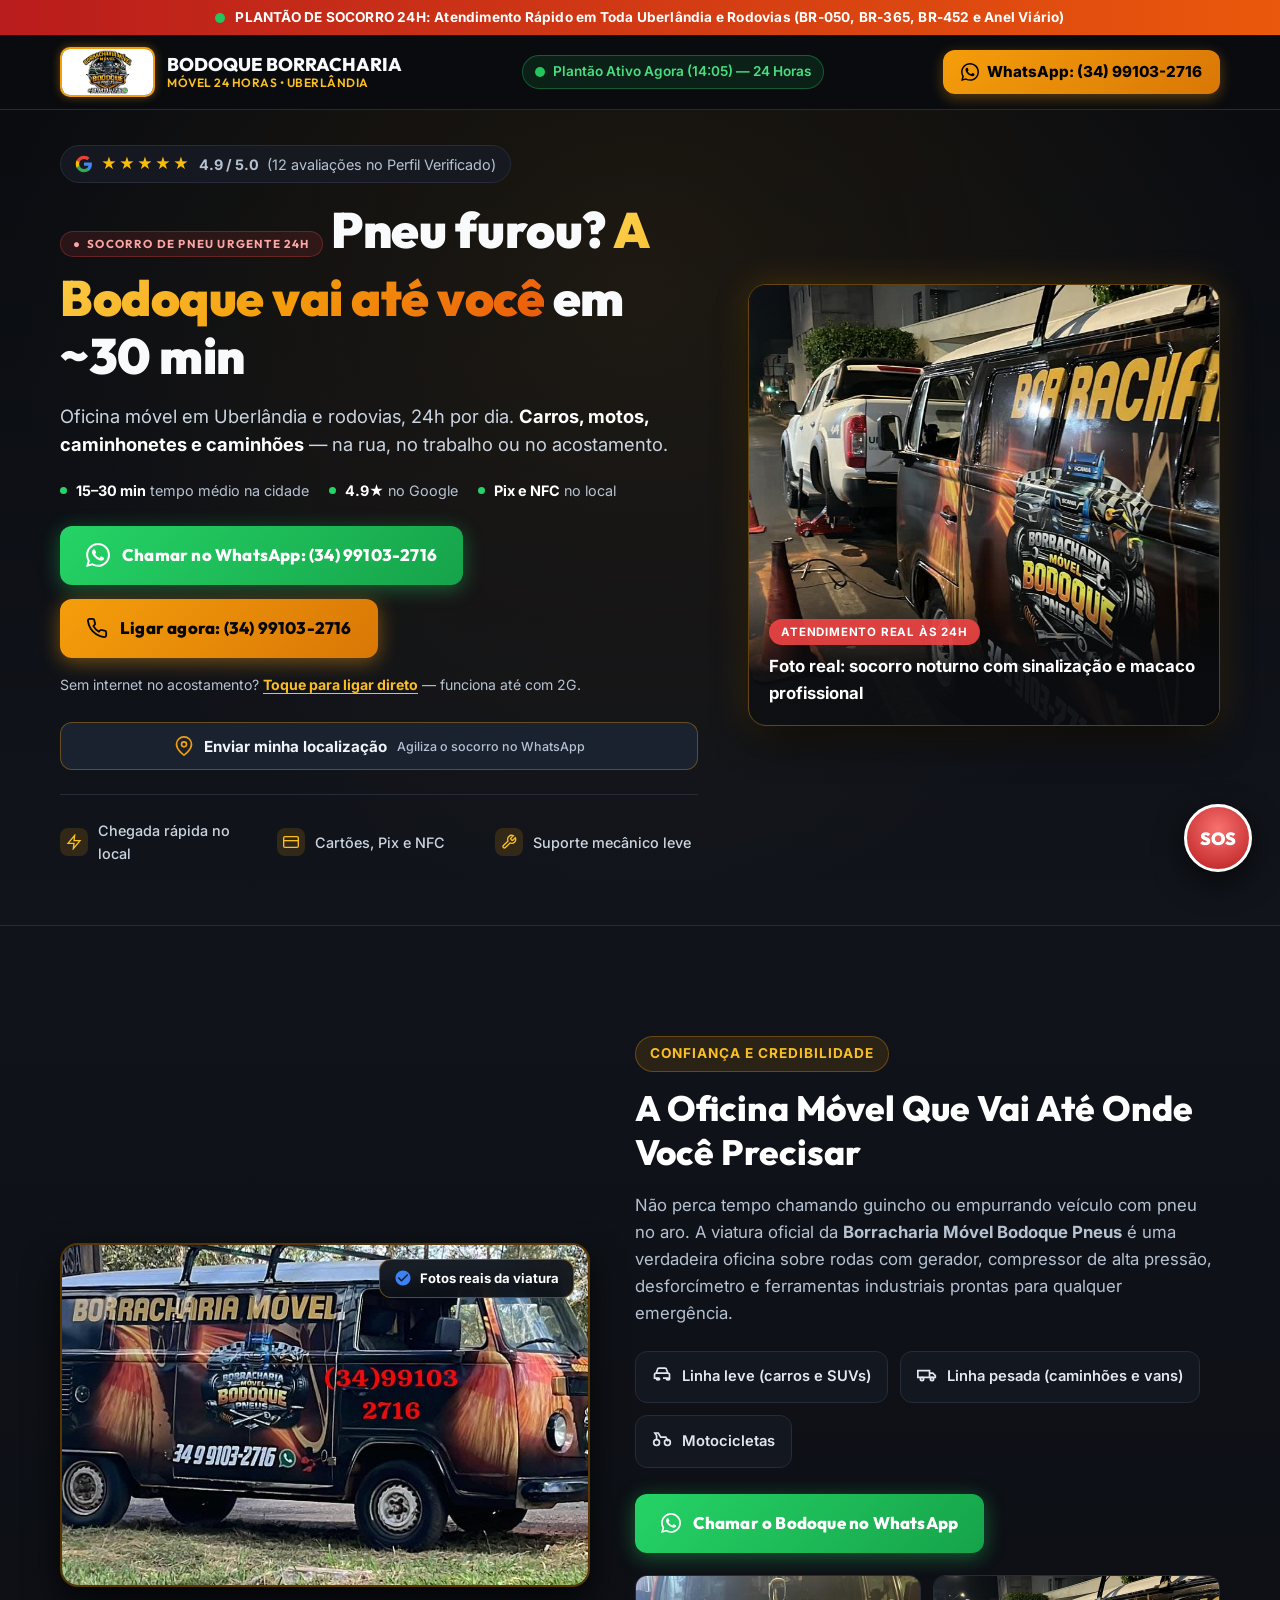
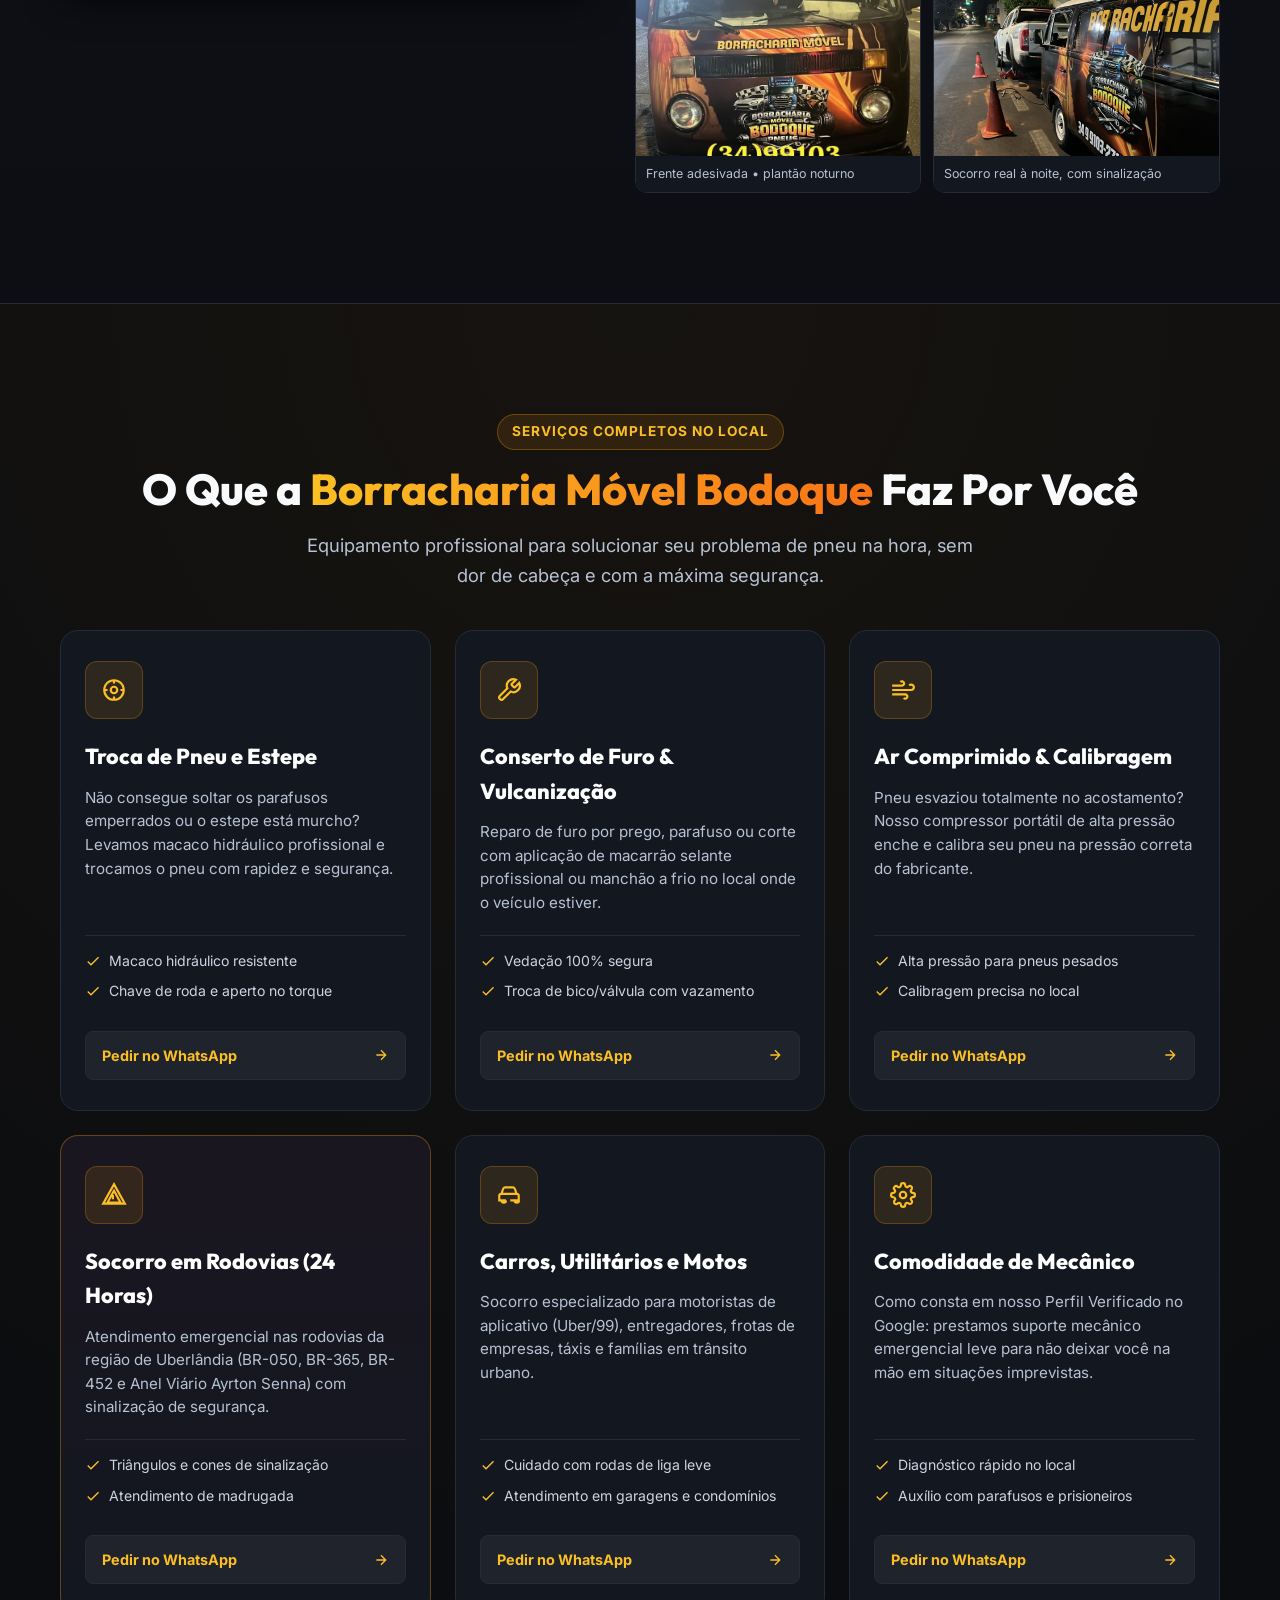
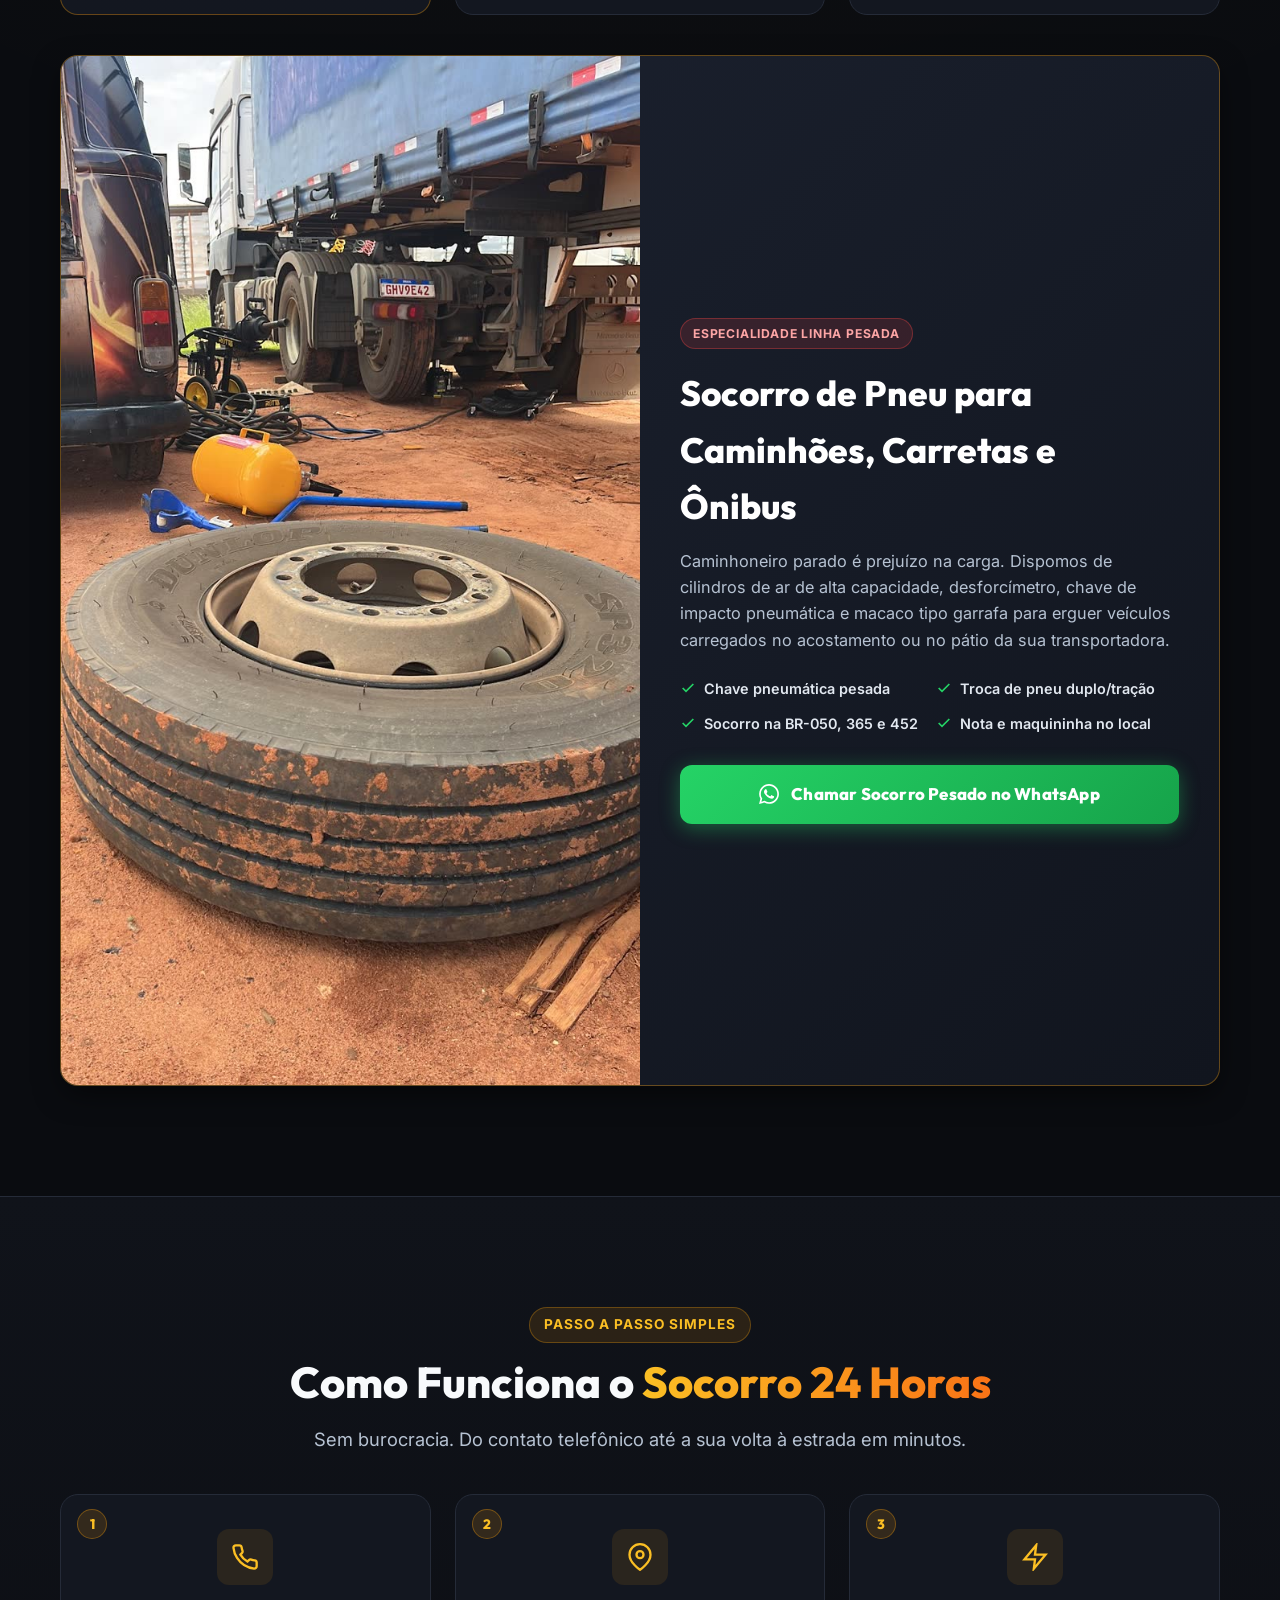
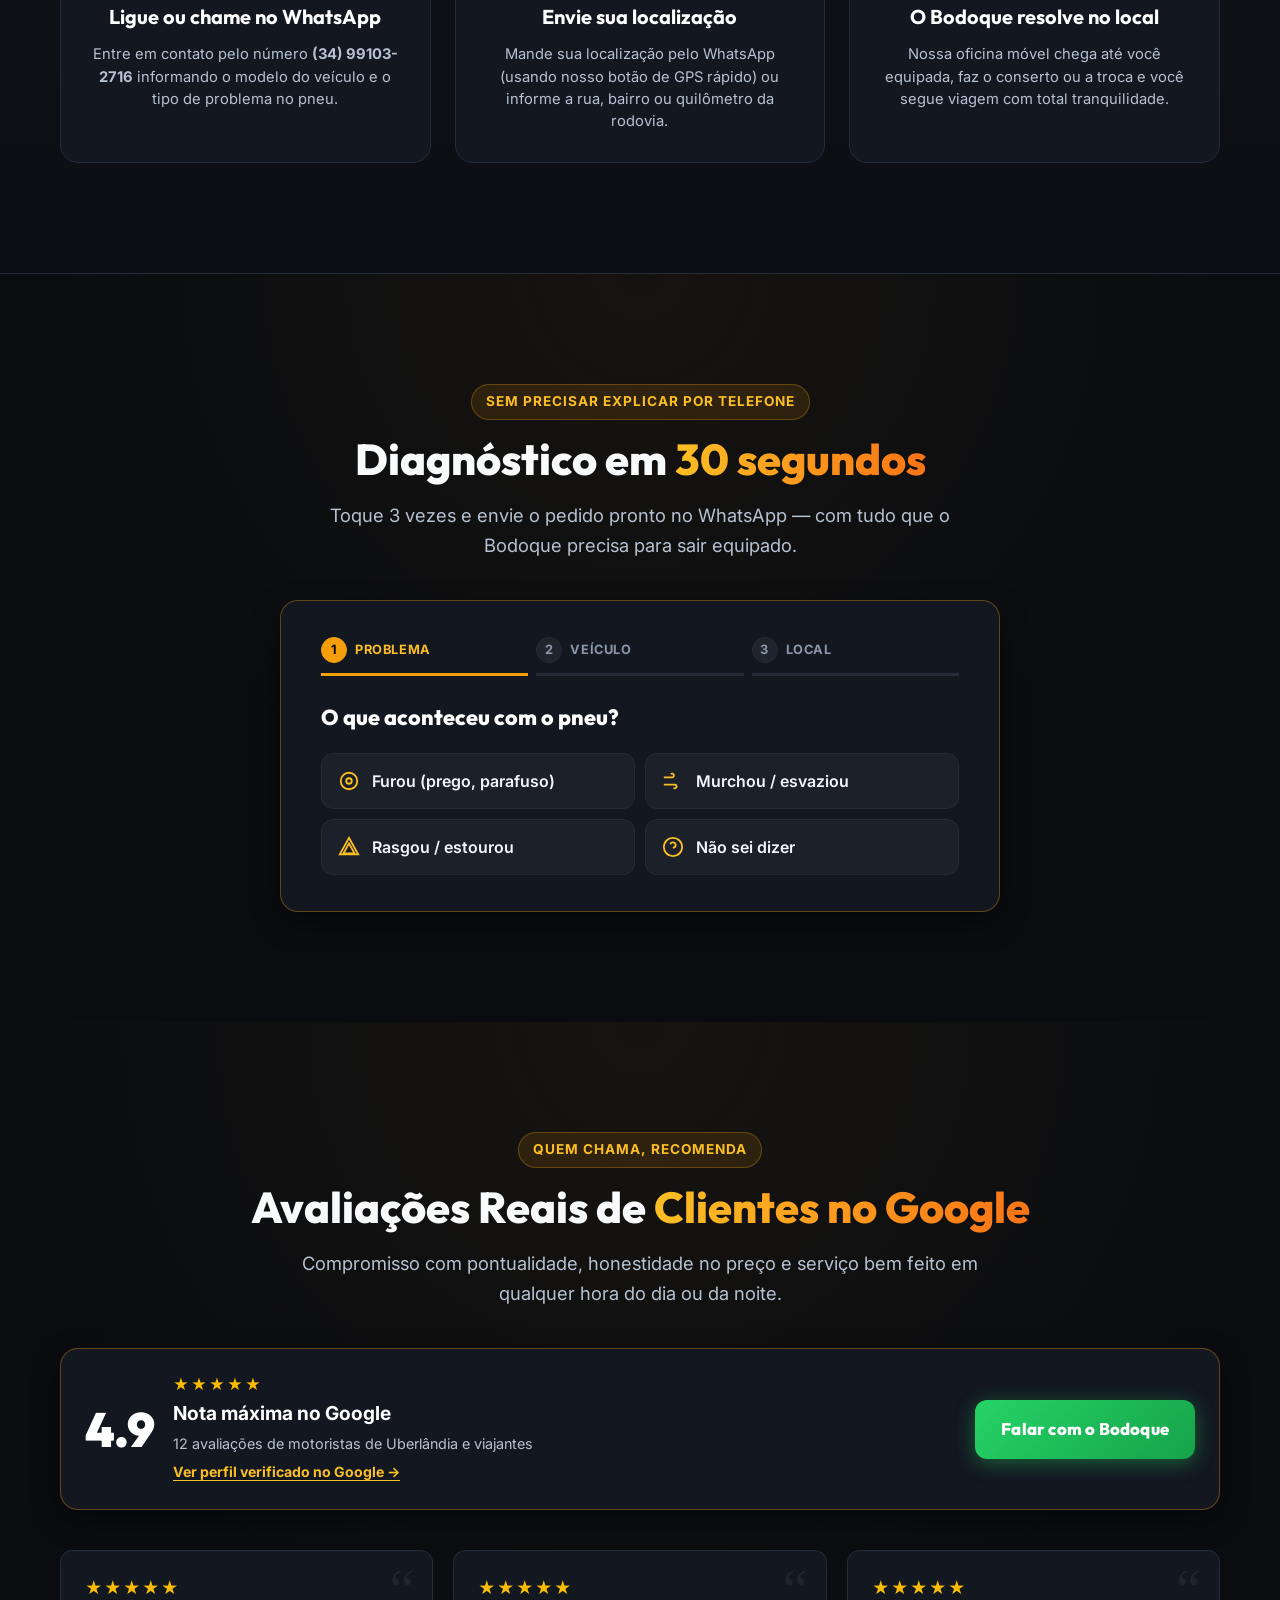
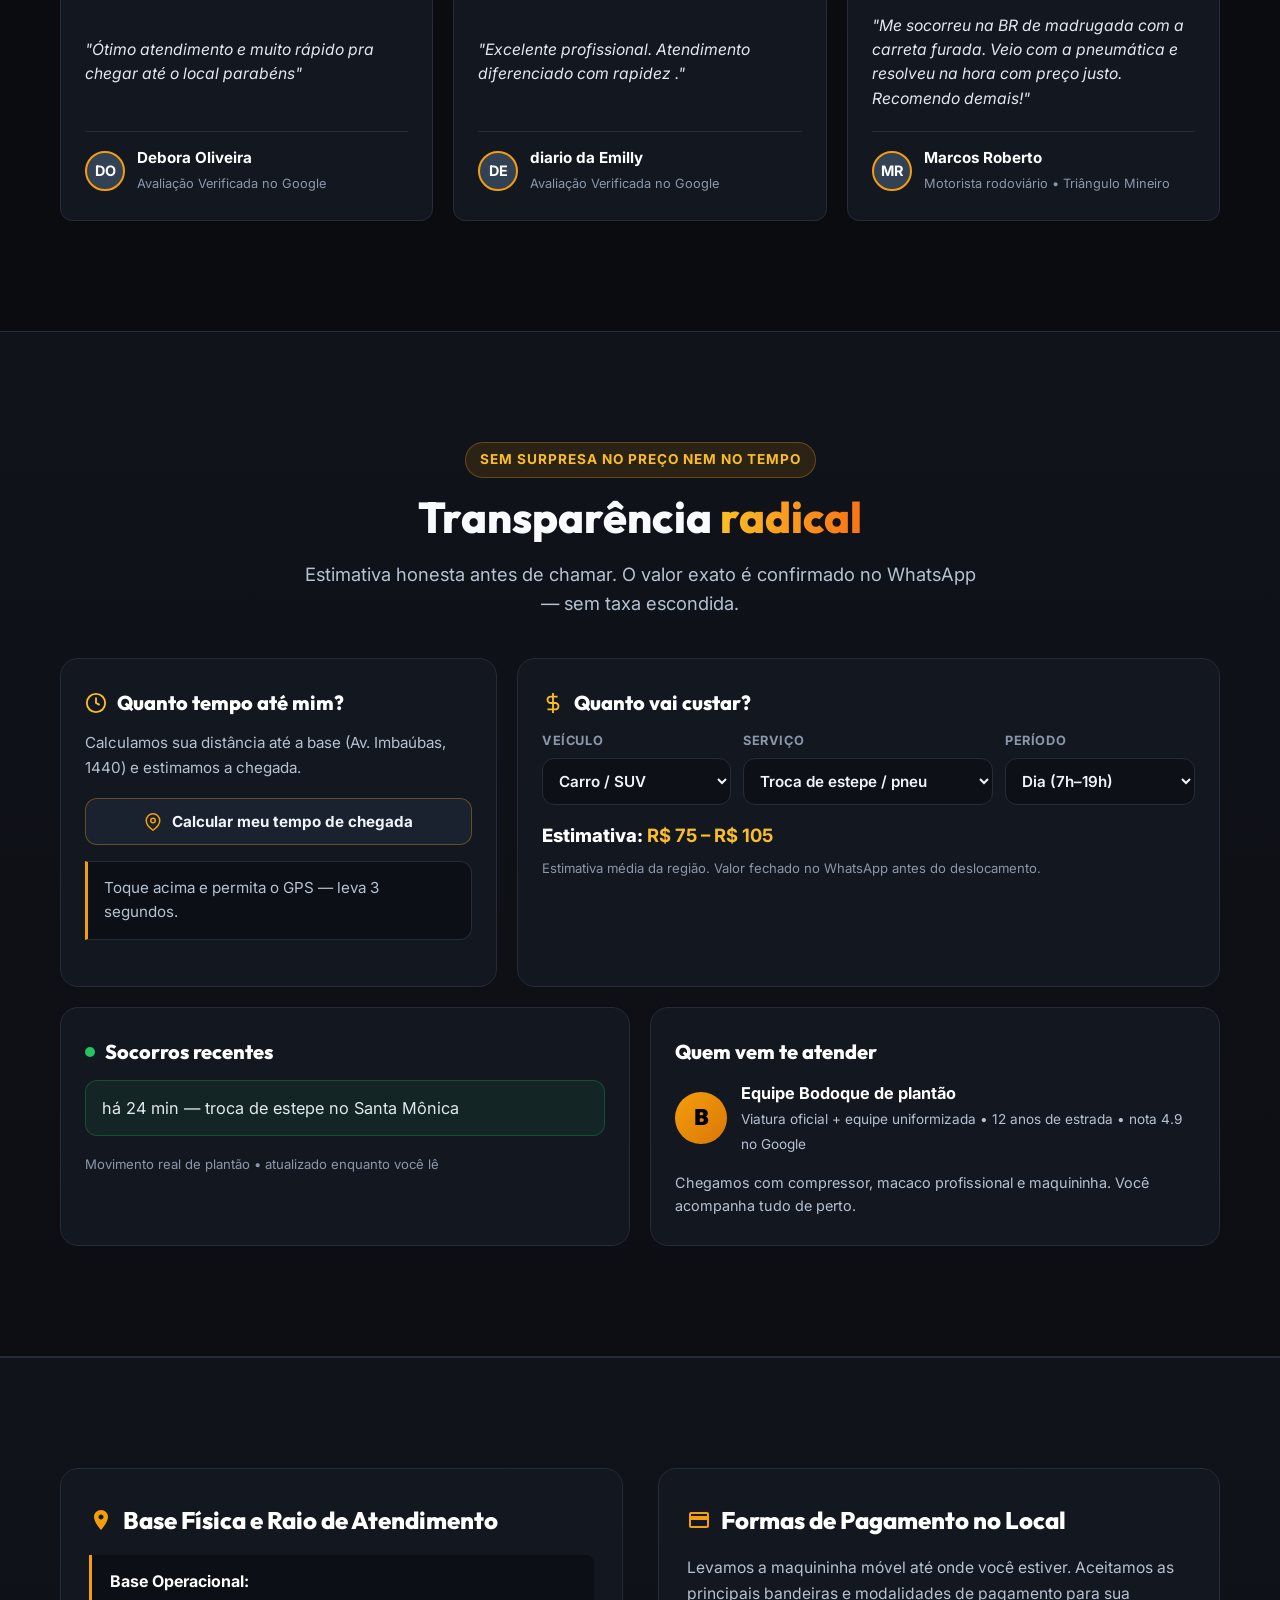
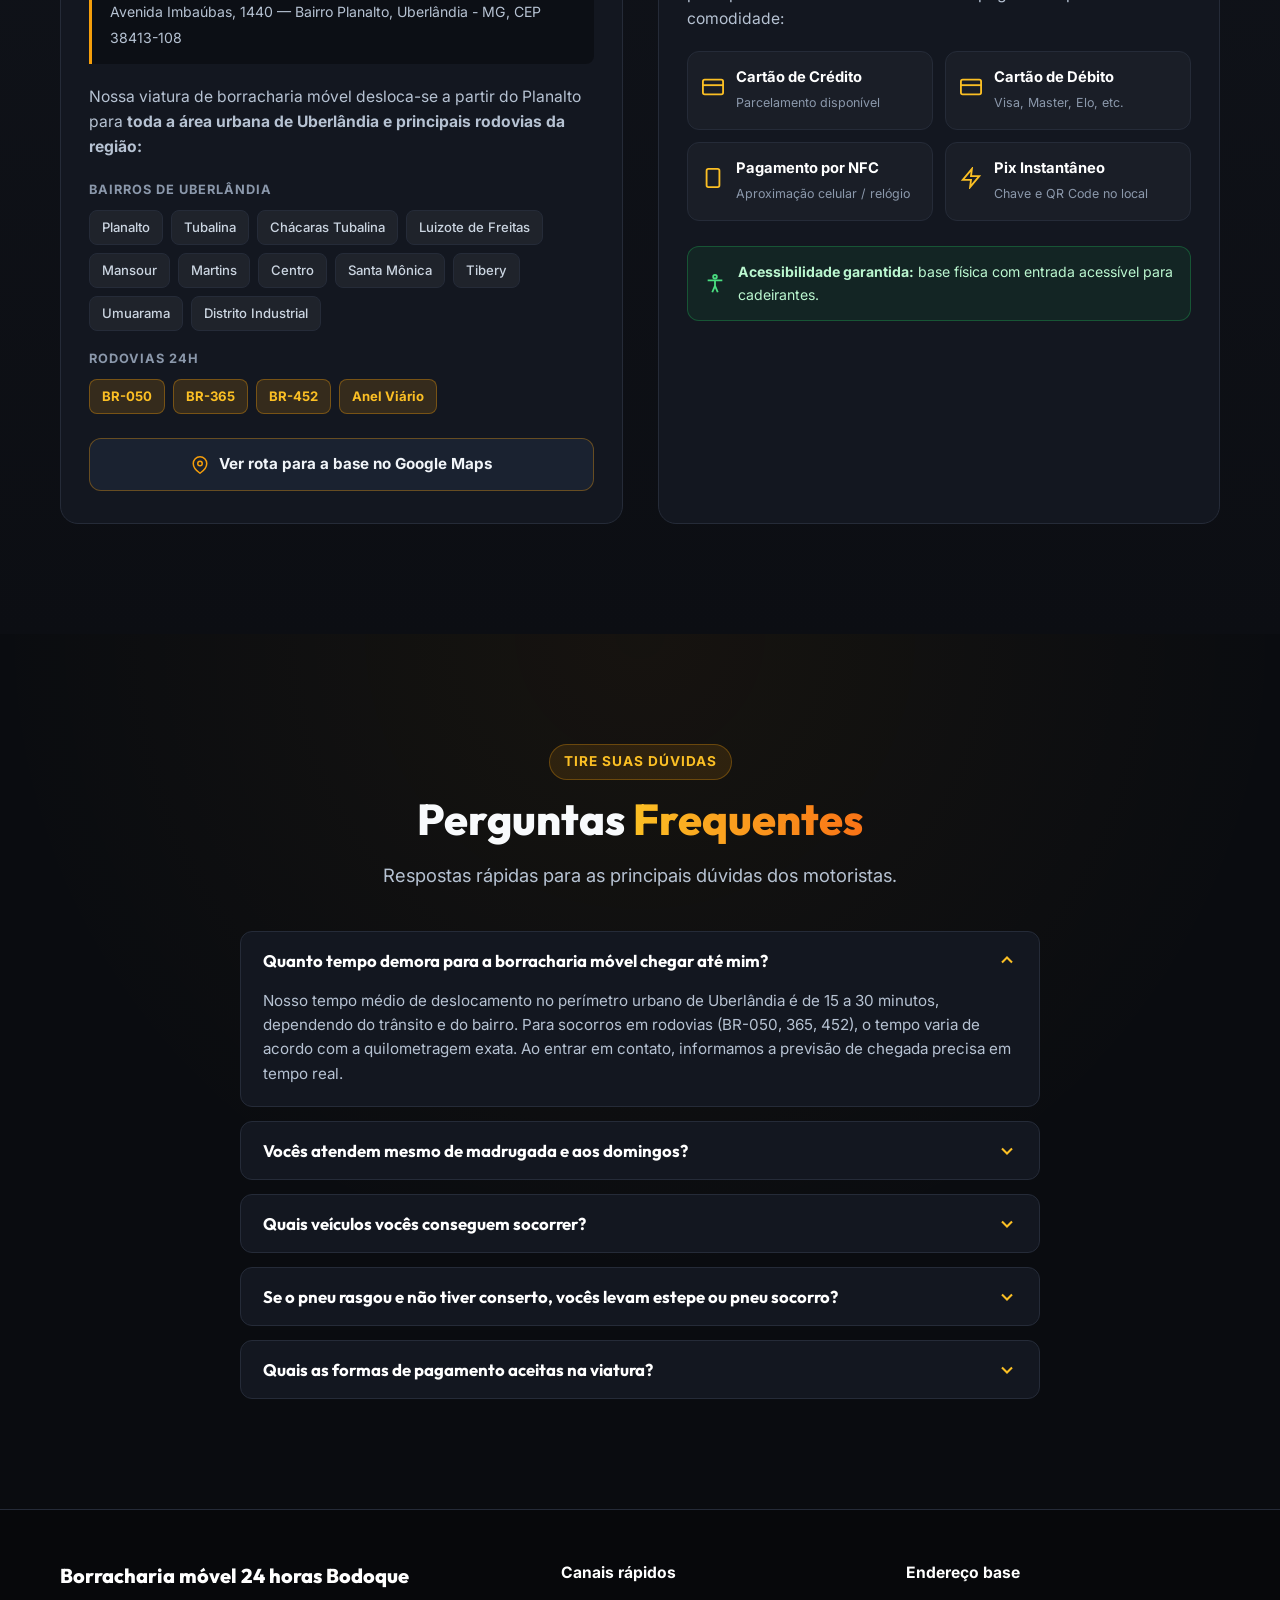
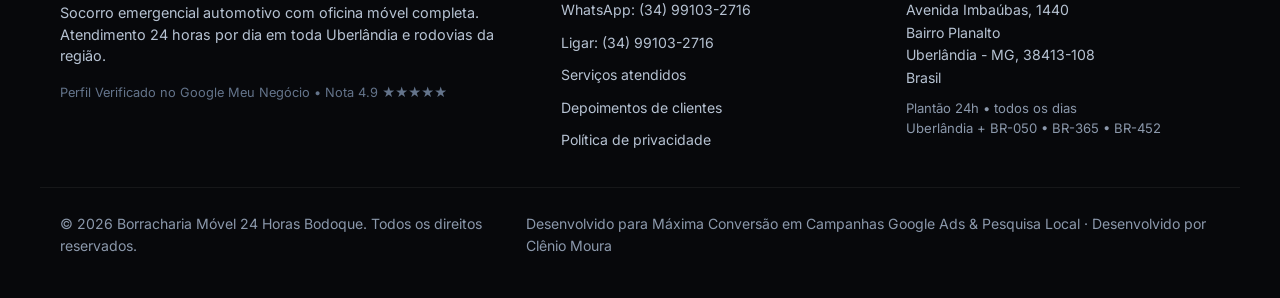
<file: index.html>
<!DOCTYPE html>
<html lang="pt-BR">
<head>
  <meta charset="UTF-8">
  <meta name="viewport" content="width=device-width, initial-scale=1.0">
  <title>Bodoque Borracharia Móvel 24 Horas em Uberlândia | Socorro de Pneu Urgente</title>
  
  <!-- SEO & Google Ads Meta Tags -->
  <meta name="description" content="Pneu furou? A Borracharia Móvel Bodoque chega até você em Uberlândia e rodovias 24 horas. Atendimento rápido para carros, motos e caminhões. Ligue (34) 99103-2716!">
  <meta name="keywords" content="borracharia movel uberlandia, borracharia 24 horas uberlandia, socorro de pneu uberlandia, trocar pneu no local, borracharia caminhao rodovia uberlandia, conserto de pneu 24h, bodoque pneus">
  <meta name="robots" content="index, follow">
  <meta name="theme-color" content="#0a0c10">
  
  <!-- Open Graph / Redes Sociais -->
  <meta property="og:type" content="business.business">
  <meta property="og:title" content="Borracharia Móvel 24 Horas Bodoque — Uberlândia e Região">
  <meta property="og:description" content="Socorro de pneu onde você estiver 24 horas por dia. Carros, caminhonetes, motos e caminhões pesados. Ligue (34) 99103-2716!">
  <meta property="og:image" content="assets/van-atendimento-noturno.jpg">
  <meta property="og:locale" content="pt_BR">

  <!-- Google Fonts Preconnect -->
  <link rel="preconnect" href="https://fonts.googleapis.com">
  <link rel="preconnect" href="https://fonts.gstatic.com" crossorigin>
  <link href="https://fonts.googleapis.com/css2?family=Inter:wght@400;500;600;700&family=Outfit:wght@600;700;800;900&display=swap" rel="stylesheet">

  <!-- Estilos Customizados -->
  <link rel="stylesheet" href="css/style.css">
  <link rel="icon" type="image/jpeg" href="assets/logo-oficial.jpg">

  <!-- Google tag (gtag.js) - Bodoque Borracharia Móvel -->
  <script async src="https://www.googletagmanager.com/gtag/js?id=AW-18045613575"></script>
  <script>
    window.dataLayer = window.dataLayer || [];
    function gtag(){dataLayer.push(arguments);}
    gtag('js', new Date());

    // Inicializa a Tag do Google Ads
    gtag('config', 'AW-18045613575');

    // Dispara a conversão automaticamente ao clicar em qualquer botão de WhatsApp ou Ligar
    document.addEventListener('click', function(e) {
      var link = e.target.closest('a');
      if (link && link.href) {
        if (link.href.includes('wa.me') || link.href.includes('whatsapp.com') || link.href.startsWith('tel:')) {
          gtag('event', 'conversion', {
            'send_to': 'AW-18045613575/8k8kCLyxjKAdEIfs6JxD'
          });
        }
      }
    });
  </script>

  <!-- Schema.org JSON-LD para Negócio Local / AutoRepair (SEO & Ads Relevancy) -->
  <script type="application/ld+json">
  {
    "@context": "https://schema.org",
    "@type": "AutoRepair",
    "name": "Borracharia móvel 24 horas Bodoque",
    "alternateName": "Bodoque Borracharia Móvel Pneus",
    "image": "assets/van-atendimento-noturno.jpg",
    "logo": "assets/logo-oficial.jpg",
    "telephone": "+55-34-99103-2716",
    "url": "https://borrachariabodoque.com.br",
    "priceRange": "$$",
    "address": {
      "@type": "PostalAddress",
      "streetAddress": "Avenida Imbaúbas, 1440",
      "addressLocality": "Uberlândia",
      "addressRegion": "MG",
      "postalCode": "38413-108",
      "addressCountry": "BR"
    },
    "geo": {
      "@type": "GeoCoordinates",
      "latitude": -18.932850,
      "longitude": -48.314220
    },
    "openingHoursSpecification": {
      "@type": "OpeningHoursSpecification",
      "dayOfWeek": [
        "Monday", "Tuesday", "Wednesday", "Thursday", "Friday", "Saturday", "Sunday"
      ],
      "opens": "00:00",
      "closes": "23:59"
    },
    "aggregateRating": {
      "@type": "AggregateRating",
      "ratingValue": "4.9",
      "reviewCount": "12",
      "bestRating": "5"
    },
    "paymentAccepted": "Cartão de Crédito, Cartão de Débito, Pagamento por aproximação (NFC), Pix, Dinheiro",
    "areaServed": [
      { "@type": "City", "name": "Uberlândia" },
      { "@type": "AdministrativeArea", "name": "Triângulo Mineiro" }
    ],
    "review": [
      {
        "@type": "Review",
        "author": { "@type": "Person", "name": "Debora Oliveira" },
        "reviewRating": { "@type": "Rating", "ratingValue": "5" },
        "reviewBody": "Ótimo atendimento e muito rápido pra chegar até o local parabéns"
      },
      {
        "@type": "Review",
        "author": { "@type": "Person", "name": "diario da Emilly" },
        "reviewRating": { "@type": "Rating", "ratingValue": "5" },
        "reviewBody": "Excelente profissional. Atendimento diferenciado com rapidez ."
      },
      {
        "@type": "Review",
        "author": { "@type": "Person", "name": "Marcos Roberto" },
        "reviewRating": { "@type": "Rating", "ratingValue": "5" },
        "reviewBody": "Socorro na BR de madrugada com a carreta furada. Resolveu na hora com preço justo."
      }
    ]
  }
  </script>
  <script type="application/ld+json">
  {
    "@context": "https://schema.org",
    "@type": "FAQPage",
    "mainEntity": [
      {
        "@type": "Question",
        "name": "Quanto tempo demora para a borracharia móvel chegar até mim?",
        "acceptedAnswer": { "@type": "Answer", "text": "Tempo médio de 15 a 30 minutos no perímetro urbano de Uberlândia. Em rodovias (BR-050, BR-365, BR-452), varia conforme a quilometragem. Informamos a previsão exata no contato." }
      },
      {
        "@type": "Question",
        "name": "Vocês atendem mesmo de madrugada e aos domingos?",
        "acceptedAnswer": { "@type": "Answer", "text": "Sim, plantão 24 horas, 7 dias por semana, incluindo feriados e madrugadas. Ligue (34) 99103-2716." }
      },
      {
        "@type": "Question",
        "name": "Quais veículos vocês conseguem socorrer?",
        "acceptedAnswer": { "@type": "Answer", "text": "Linha leve (carros, SUVs, picapes, aplicativo), motocicletas e linha pesada (caminhões, carretas, ônibus e vans)." }
      },
      {
        "@type": "Question",
        "name": "Quais as formas de pagamento aceitas na viatura?",
        "acceptedAnswer": { "@type": "Answer", "text": "Cartão de crédito com parcelamento, débito, NFC por aproximação, Pix e dinheiro. Maquininha vai até o local." }
      }
    ]
  }
  </script>
</head>

<body>
  <a href="#inicio" class="skip-link">Pular para o conteúdo principal</a>

  <!-- Barra de Notificação de Emergência no Topo -->
  <div class="announcement-bar">
    <span class="live-pulse" aria-hidden="true"></span>
    <span class="announcement-full"><strong>PLANTÃO DE SOCORRO 24H:</strong> Atendimento Rápido em Toda Uberlândia e Rodovias (BR-050, BR-365, BR-452 e Anel Viário)</span>
    <span class="announcement-short"><strong>PLANTÃO 24H:</strong> Uberlândia + BR-050 • 365 • 452</span>
  </div>

  <!-- Navbar -->
  <header class="navbar">
    <div class="container nav-wrapper">
      <a href="#inicio" class="brand-logo" title="Bodoque Borracharia Móvel">
        <img src="assets/logo-oficial.jpg" alt="Logotipo oficial Borracharia Móvel Bodoque Pneus" class="brand-logo-img" width="180" height="91" decoding="async">
        <div class="brand-name">
          Bodoque Borracharia
          <small>Móvel 24 Horas • Uberlândia</small>
        </div>
      </a>

      <div class="nav-badges">
        <span class="status-badge" id="live-operating-status">
          <span class="live-pulse"></span>
          Plantão Ativo 24h
        </span>
      </div>

      <a id="socorro-nav" href="https://wa.me/5534991032716?text=Ol%C3%A1%20Bodoque!%20Preciso%20de%20atendimento%20de%20borracharia%20m%C3%B3vel." target="_blank" rel="noopener" class="nav-phone-cta" data-tracking-pos="navbar" title="Chamar no WhatsApp" aria-label="Chamar no WhatsApp (34) 99103-2716">
        <svg width="18" height="18" viewBox="0 0 24 24" fill="currentColor" aria-hidden="true">
          <path d="M.057 24l1.687-6.163c-1.041-1.804-1.588-3.849-1.587-5.946.003-6.556 5.338-11.891 11.893-11.891 3.181.001 6.167 1.24 8.413 3.488 2.245 2.248 3.481 5.236 3.48 8.414-.003 6.557-5.338 11.892-11.893 11.892-1.99-.001-3.951-.5-5.688-1.448l-6.305 1.654zm6.597-3.807c1.676.995 3.276 1.591 5.392 1.592 5.448 0 9.886-4.434 9.889-9.885.002-5.462-4.415-9.89-9.881-9.892-5.452 0-9.887 4.434-9.889 9.884-.001 2.225.651 3.891 1.746 5.634l-.999 3.648 3.742-.981zm11.387-5.464c-.074-.124-.272-.198-.57-.347-.297-.149-1.758-.868-2.031-.967-.272-.099-.47-.149-.669.149-.198.297-.768.967-.941 1.165-.173.198-.347.223-.644.074-.297-.149-1.255-.462-2.39-1.475-.883-.788-1.48-1.761-1.653-2.059-.173-.297-.018-.458.13-.606.134-.133.297-.347.446-.521.151-.172.2-.296.3-.495.099-.198.05-.372-.025-.521-.075-.148-.669-1.611-.916-2.206-.242-.579-.487-.501-.669-.51l-.57-.01c-.198 0-.52.074-.792.372s-1.04 1.016-1.04 2.479 1.065 2.876 1.213 3.074c.149.198 2.095 3.2 5.076 4.487.709.306 1.263.489 1.694.626.712.226 1.36.194 1.872.118.571-.085 1.758-.719 2.006-1.413.248-.695.248-1.29.173-1.414z"/>
        </svg>
        <span class="nav-cta-text">WhatsApp: (34) 99103-2716</span>
        <span class="nav-cta-short" aria-hidden="true">Chamar</span>
      </a>
    </div>
  </header>

  <!-- ======================================================================
       HERO SECTION: AÇÃO IMEDIATA (ULTRA ALTA CONVERSÃO ADS)
       ====================================================================== -->
  <section class="hero" id="inicio">
    <div class="container hero-grid">
      
      <!-- Coluna de Texto e CTAs -->
      <div class="hero-content">
        
        <!-- Selo de Verificação Google e Estrelas -->
        <div class="hero-rating-badge">
          <svg class="google-icon-svg" viewBox="0 0 24 24">
            <path fill="#4285F4" d="M22.56 12.25c0-.78-.07-1.53-.2-2.25H12v4.26h5.92c-.26 1.37-1.04 2.53-2.21 3.31v2.77h3.57c2.08-1.92 3.28-4.74 3.28-8.09z"/>
            <path fill="#34A853" d="M12 23c2.97 0 5.46-.98 7.28-2.66l-3.57-2.77c-.98.66-2.23 1.06-3.71 1.06-2.86 0-5.29-1.93-6.16-4.53H2.18v2.84C3.99 20.53 7.7 23 12 23z"/>
            <path fill="#FBBC05" d="M5.84 14.09c-.22-.66-.35-1.36-.35-2.09s.13-1.43.35-2.09V7.06H2.18C1.43 8.55 1 10.22 1 12s.43 3.45 1.18 4.94l2.85-2.22.81-.63z"/>
            <path fill="#EA4335" d="M12 5.38c1.62 0 3.06.56 4.21 1.64l3.15-3.15C17.45 2.09 14.97 1 12 1 7.7 1 3.99 3.47 2.18 7.06l3.66 2.84c.87-2.6 3.3-4.52 6.16-4.52z"/>
          </svg>
          <span class="stars">★★★★★</span>
          <strong>4.9 / 5.0</strong> (12 avaliações no Perfil Verificado)
        </div>

        <h1 class="hero-title">
          <span class="emergency-tag"><span aria-hidden="true">●</span> Socorro de pneu urgente 24h</span>
          Pneu furou? <span class="brand-gradient">A Bodoque vai até você</span> em ~30 min
        </h1>

        <p class="hero-subtitle">
          Oficina móvel em Uberlândia e rodovias, 24h por dia. <strong>Carros, motos, caminhonetes e caminhões</strong> — na rua, no trabalho ou no acostamento.
        </p>

        <ul class="hero-proof-strip" aria-label="Diferenciais">
          <li><strong>15–30 min</strong> tempo médio na cidade</li>
          <li><strong>4.9★</strong> no Google</li>
          <li><strong>Pix e NFC</strong> no local</li>
        </ul>

        <!-- CTAs Primários de Alta Conversão -->
        <div class="hero-cta-stack">
          <a id="socorro" href="https://wa.me/5534991032716?text=Ol%C3%A1%20Bodoque!%20Meu%20pneu%20furou%20e%20preciso%20de%20socorro%20urgente%20em%20Uberl%C3%A2ndia." target="_blank" rel="noopener" class="btn-cta btn-cta-wa" data-tracking-pos="hero_primary_wa" title="Chamar no WhatsApp">
            <svg width="24" height="24" viewBox="0 0 24 24" fill="currentColor" aria-hidden="true">
              <path d="M.057 24l1.687-6.163c-1.041-1.804-1.588-3.849-1.587-5.946.003-6.556 5.338-11.891 11.893-11.891 3.181.001 6.167 1.24 8.413 3.488 2.245 2.248 3.481 5.236 3.48 8.414-.003 6.557-5.338 11.892-11.893 11.892-1.99-.001-3.951-.5-5.688-1.448l-6.305 1.654zm6.597-3.807c1.676.995 3.276 1.591 5.392 1.592 5.448 0 9.886-4.434 9.889-9.885.002-5.462-4.415-9.89-9.881-9.892-5.452 0-9.887 4.434-9.889 9.884-.001 2.225.651 3.891 1.746 5.634l-.999 3.648 3.742-.981zm11.387-5.464c-.074-.124-.272-.198-.57-.347-.297-.149-1.758-.868-2.031-.967-.272-.099-.47-.149-.669.149-.198.297-.768.967-.941 1.165-.173.198-.347.223-.644.074-.297-.149-1.255-.462-2.39-1.475-.883-.788-1.48-1.761-1.653-2.059-.173-.297-.018-.458.13-.606.134-.133.297-.347.446-.521.151-.172.2-.296.3-.495.099-.198.05-.372-.025-.521-.075-.148-.669-1.611-.916-2.206-.242-.579-.487-.501-.669-.51l-.57-.01c-.198 0-.52.074-.792.372s-1.04 1.016-1.04 2.479 1.065 2.876 1.213 3.074c.149.198 2.095 3.2 5.076 4.487.709.306 1.263.489 1.694.626.712.226 1.36.194 1.872.118.571-.085 1.758-.719 2.006-1.413.248-.695.248-1.29.173-1.414z"/>
            </svg>
            Chamar no WhatsApp: (34) 99103-2716
          </a>
          <a id="ligar" href="tel:+5534991032716" class="btn-cta btn-cta-call" data-tracking-pos="hero_primary_call" title="Ligar agora para o Bodoque">
            <svg width="22" height="22" viewBox="0 0 24 24" fill="none" stroke="currentColor" stroke-width="2" aria-hidden="true"><path d="M22 16.92v3a2 2 0 0 1-2.18 2 19.79 19.79 0 0 1-8.63-3.07 19.5 19.5 0 0 1-6-6 19.79 19.79 0 0 1-3.07-8.67A2 2 0 0 1 4.11 2h3a2 2 0 0 1 2 1.72c.13.96.36 1.9.7 2.81a2 2 0 0 1-.45 2.11L8.09 9.91a16 16 0 0 0 6 6l1.27-1.27a2 2 0 0 1 2.11-.45c.91.34 1.85.57 2.81.7A2 2 0 0 1 22 16.92z"/></svg>
            Ligar agora: (34) 99103-2716
          </a>
        </div>
        <p class="hero-call-hint">Sem internet no acostamento? <a href="tel:+5534991032716">Toque para ligar direto</a> — funciona até com 2G.</p>

        <!-- Botão Especial de Envio de GPS -->
        <button id="btn-gps-share" class="btn-gps-emergency" data-tracking-pos="hero_gps_button">
          <svg width="20" height="20" viewBox="0 0 24 24" fill="none" stroke="currentColor" stroke-width="2" aria-hidden="true">
            <path d="M21 10c0 7-9 13-9 13s-9-6-9-13a9 9 0 0 1 18 0z"></path>
            <circle cx="12" cy="10" r="3"></circle>
          </svg>
          <span class="gps-main">Enviar minha localização</span>
          <small class="gps-sub">Agiliza o socorro no WhatsApp</small>
        </button>

        <!-- Destaques Rápidos -->
        <div class="hero-features-list">
          <div class="hero-feature-item">
            <div class="hero-feature-icon" aria-hidden="true"><svg width="16" height="16" viewBox="0 0 24 24" fill="none" stroke="currentColor" stroke-width="2"><polygon points="13 2 3 14 12 14 11 22 21 10 12 10 13 2"/></svg></div>
            <span>Chegada rápida no local</span>
          </div>
          <div class="hero-feature-item">
            <div class="hero-feature-icon" aria-hidden="true"><svg width="16" height="16" viewBox="0 0 24 24" fill="none" stroke="currentColor" stroke-width="2"><rect x="1" y="4" width="22" height="16" rx="2"/><line x1="1" y1="10" x2="23" y2="10"/></svg></div>
            <span>Cartões, Pix e NFC</span>
          </div>
          <div class="hero-feature-item">
            <div class="hero-feature-icon" aria-hidden="true"><svg width="16" height="16" viewBox="0 0 24 24" fill="none" stroke="currentColor" stroke-width="2"><path d="M14.7 6.3a1 1 0 0 0 0 1.4l1.6 1.6a1 1 0 0 0 1.4 0l3.77-3.77a6 6 0 0 1-7.94 7.94l-6.91 6.91a2.12 2.12 0 0 1-3-3l6.91-6.91a6 6 0 0 1 7.94-7.94l-3.76 3.76z"/></svg></div>
            <span>Suporte mecânico leve</span>
          </div>
        </div>

      </div>

      <!-- Coluna Visual: Viatura de Socorro em Operação -->
      <div class="hero-visual">
        <div class="hero-visual-card">
          <img src="assets/van-atendimento-noturno.jpg" alt="Kombi da Borracharia Móvel Bodoque atendendo carro à noite com cones de sinalização" class="hero-visual-img" fetchpriority="high" width="1280" height="720" decoding="async">
          <div class="hero-visual-overlay">
            <span class="hero-van-tag">Atendimento real às 24h</span>
            <span class="hero-van-caption">Foto real: socorro noturno com sinalização e macaco profissional</span>
          </div>
        </div>
      </div>

    </div>
  </section>

  <!-- ======================================================================
       PROVA DE AUTENTICIDADE: FOTO REAL DA VIATURA BODOQUE PNEUS
       ====================================================================== -->
  <section class="section-padding real-van-section">
    <div class="container real-van-grid">
      
      <div class="real-van-photo-wrap">
        <img src="assets/van-lateral-dia.jpg" alt="Kombi adesivada da Borracharia Móvel Bodoque Pneus com telefone (34) 99103-2716" loading="lazy" decoding="async" width="1112" height="638">
        <div class="verified-stamp">
          <svg width="18" height="18" viewBox="0 0 24 24" fill="currentColor" aria-hidden="true">
            <path d="M12 2C6.48 2 2 6.48 2 12s4.48 10 10 10 10-4.48 10-10S17.52 2 12 2zm-2 15l-5-5 1.41-1.41L10 14.17l7.59-7.59L19 8l-9 9z"/>
          </svg>
          <span>Fotos reais da viatura</span>
        </div>
      </div>

      <div class="real-van-content">
        <div class="section-tag">Confiança e Credibilidade</div>
        <h3>A Oficina Móvel Que Vai Até Onde Você Precisar</h3>
        <p>
          Não perca tempo chamando guincho ou empurrando veículo com pneu no aro. A viatura oficial da <strong>Borracharia Móvel Bodoque Pneus</strong> é uma verdadeira oficina sobre rodas com gerador, compressor de alta pressão, desforcímetro e ferramentas industriais prontas para qualquer emergência.
        </p>

        <div class="fleet-badges-row">
          <div class="fleet-badge">
            <span class="fleet-badge-icon" aria-hidden="true"><svg width="20" height="20" viewBox="0 0 24 24" fill="none" stroke="currentColor" stroke-width="2"><path d="M5 11l1.5-4.5A2 2 0 0 1 8.4 5h7.2a2 2 0 0 1 1.9 1.5L19 11m-14 0h14a2 2 0 0 1 2 2v4h-2.2M5 11a2 2 0 0 0-2 2v4h2.2m0 0a2 2 0 1 0 4 0m-4 0h4m8 0a2 2 0 1 0 4 0m-4 0h4m-8 0h4"/></svg></span>
            <span>Linha leve (carros e SUVs)</span>
          </div>
          <div class="fleet-badge">
            <span class="fleet-badge-icon" aria-hidden="true"><svg width="20" height="20" viewBox="0 0 24 24" fill="none" stroke="currentColor" stroke-width="2"><path d="M1 8h14v8H1zM15 11h4l3 3v2h-7z"/><circle cx="6" cy="18" r="2"/><circle cx="18" cy="18" r="2"/></svg></span>
            <span>Linha pesada (caminhões e vans)</span>
          </div>
          <div class="fleet-badge">
            <span class="fleet-badge-icon" aria-hidden="true"><svg width="20" height="20" viewBox="0 0 24 24" fill="none" stroke="currentColor" stroke-width="2"><circle cx="5.5" cy="17.5" r="3.5"/><circle cx="18.5" cy="17.5" r="3.5"/><path d="M5.5 14V9l-2-3h4l3 5h6l3 5"/></svg></span>
            <span>Motocicletas</span>
          </div>
        </div>

        <a href="https://wa.me/5534991032716?text=Ol%C3%A1%20Bodoque!%20Vi%20a%20sua%20viatura%20oficial%20e%20preciso%20de%20socorro%20agora." target="_blank" rel="noopener" class="btn-cta btn-cta-wa" data-tracking-pos="real_van_cta">
          <svg width="20" height="20" viewBox="0 0 24 24" fill="currentColor">
            <path d="M.057 24l1.687-6.163c-1.041-1.804-1.588-3.849-1.587-5.946.003-6.556 5.338-11.891 11.893-11.891 3.181.001 6.167 1.24 8.413 3.488 2.245 2.248 3.481 5.236 3.48 8.414-.003 6.557-5.338 11.892-11.893 11.892-1.99-.001-3.951-.5-5.688-1.448l-6.305 1.654zm6.597-3.807c1.676.995 3.276 1.591 5.392 1.592 5.448 0 9.886-4.434 9.889-9.885.002-5.462-4.415-9.89-9.881-9.892-5.452 0-9.887 4.434-9.889 9.884-.001 2.225.651 3.891 1.746 5.634l-.999 3.648 3.742-.981zm11.387-5.464c-.074-.124-.272-.198-.57-.347-.297-.149-1.758-.868-2.031-.967-.272-.099-.47-.149-.669.149-.198.297-.768.967-.941 1.165-.173.198-.347.223-.644.074-.297-.149-1.255-.462-2.39-1.475-.883-.788-1.48-1.761-1.653-2.059-.173-.297-.018-.458.13-.606.134-.133.297-.347.446-.521.151-.172.2-.296.3-.495.099-.198.05-.372-.025-.521-.075-.148-.669-1.611-.916-2.206-.242-.579-.487-.501-.669-.51l-.57-.01c-.198 0-.52.074-.792.372s-1.04 1.016-1.04 2.479 1.065 2.876 1.213 3.074c.149.198 2.095 3.2 5.076 4.487.709.306 1.263.489 1.694.626.712.226 1.36.194 1.872.118.571-.085 1.758-.719 2.006-1.413.248-.695.248-1.29.173-1.414z"/>
          </svg>
          Chamar o Bodoque no WhatsApp
        </a>

        <div class="van-gallery" aria-label="Fotos reais da viatura em ação">
          <figure class="van-gallery-item">
            <img src="assets/van-frente-noite.jpg" alt="Frente da Kombi Bodoque adesivada à noite" loading="lazy" decoding="async" width="703" height="760">
            <figcaption>Frente adesivada • plantão noturno</figcaption>
          </figure>
          <figure class="van-gallery-item">
            <img src="assets/van-atendimento-noturno.jpg" alt="Kombi Bodoque atendendo caminhonete à noite com cones" loading="lazy" decoding="async" width="1280" height="720">
            <figcaption>Socorro real à noite, com sinalização</figcaption>
          </figure>
        </div>
      </div>

    </div>
  </section>

  <!-- ======================================================================
       SERVIÇOS EM DESTAQUE (CARD GRID)
       ====================================================================== -->
  <section class="section-padding services-section" id="servicos">
    <div class="container">
      
      <div class="section-header text-center">
        <div class="section-tag">Serviços Completos no Local</div>
        <h2 class="section-title">O Que a <span>Borracharia Móvel Bodoque</span> Faz Por Você</h2>
        <p class="section-description">
          Equipamento profissional para solucionar seu problema de pneu na hora, sem dor de cabeça e com a máxima segurança.
        </p>
      </div>

      <div class="services-grid">
        
        <!-- Card 1: Troca de Pneu e Estepe -->
        <div class="service-card">
          <div class="service-icon-wrap" aria-hidden="true"><svg width="26" height="26" viewBox="0 0 24 24" fill="none" stroke="currentColor" stroke-width="2"><circle cx="12" cy="12" r="9"/><circle cx="12" cy="12" r="3"/><path d="M12 3v3M12 18v3M3 12h3M18 12h3"/></svg></div>
          <h4>Troca de Pneu e Estepe</h4>
          <p>Não consegue soltar os parafusos emperrados ou o estepe está murcho? Levamos macaco hidráulico profissional e trocamos o pneu com rapidez e segurança.</p>
          <ul class="service-checklist">
            <li>
              <svg width="16" height="16" viewBox="0 0 24 24" fill="currentColor"><path d="M9 16.17L4.83 12l-1.42 1.41L9 19 21 7l-1.41-1.41z"/></svg>
              Macaco hidráulico resistente
            </li>
            <li>
              <svg width="16" height="16" viewBox="0 0 24 24" fill="currentColor"><path d="M9 16.17L4.83 12l-1.42 1.41L9 19 21 7l-1.41-1.41z"/></svg>
              Chave de roda e aperto no torque
            </li>
          </ul>
          <a href="https://wa.me/5534991032716?text=Ol%C3%A1%20Bodoque!%20Preciso%20de%20troca%20de%20estepe%20ou%20pneu%20no%20local." target="_blank" rel="noopener" class="service-action-btn" data-tracking-pos="servico_troca_estepe">
            <span>Pedir no WhatsApp</span>
            <svg width="16" height="16" viewBox="0 0 24 24" fill="none" stroke="currentColor" stroke-width="2" aria-hidden="true"><path d="M5 12h14M12 5l7 7-7 7"/></svg>
          </a>
        </div>

        <!-- Card 2: Conserto e Vulcanização no Local -->
        <div class="service-card">
          <div class="service-icon-wrap" aria-hidden="true"><svg width="26" height="26" viewBox="0 0 24 24" fill="none" stroke="currentColor" stroke-width="2"><path d="M14.7 6.3a1 1 0 0 0 0 1.4l1.6 1.6a1 1 0 0 0 1.4 0l3.77-3.77a6 6 0 0 1-7.94 7.94l-6.91 6.91a2.12 2.12 0 0 1-3-3l6.91-6.91a6 6 0 0 1 7.94-7.94l-3.76 3.76z"/></svg></div>
          <h4>Conserto de Furo & Vulcanização</h4>
          <p>Reparo de furo por prego, parafuso ou corte com aplicação de macarrão selante profissional ou manchão a frio no local onde o veículo estiver.</p>
          <ul class="service-checklist">
            <li>
              <svg width="16" height="16" viewBox="0 0 24 24" fill="currentColor"><path d="M9 16.17L4.83 12l-1.42 1.41L9 19 21 7l-1.41-1.41z"/></svg>
              Vedação 100% segura
            </li>
            <li>
              <svg width="16" height="16" viewBox="0 0 24 24" fill="currentColor"><path d="M9 16.17L4.83 12l-1.42 1.41L9 19 21 7l-1.41-1.41z"/></svg>
              Troca de bico/válvula com vazamento
            </li>
          </ul>
          <a href="https://wa.me/5534991032716?text=Ol%C3%A1%20Bodoque!%20Preciso%20de%20conserto%20de%20pneu%20furado%20ou%20vulcaniza%C3%A7%C3%A3o." target="_blank" rel="noopener" class="service-action-btn" data-tracking-pos="servico_conserto_furo">
            <span>Pedir no WhatsApp</span>
            <svg width="16" height="16" viewBox="0 0 24 24" fill="none" stroke="currentColor" stroke-width="2" aria-hidden="true"><path d="M5 12h14M12 5l7 7-7 7"/></svg>
          </a>
        </div>

        <!-- Card 3: Ar Comprimido & Enchimento -->
        <div class="service-card">
          <div class="service-icon-wrap" aria-hidden="true"><svg width="26" height="26" viewBox="0 0 24 24" fill="none" stroke="currentColor" stroke-width="2"><path d="M9.59 4.59A2 2 0 1 1 11 8H2m10.59 11.41A2 2 0 1 0 14 16H2m15.73-8.27A2.5 2.5 0 1 1 19.5 12H2"/></svg></div>
          <h4>Ar Comprimido & Calibragem</h4>
          <p>Pneu esvaziou totalmente no acostamento? Nosso compressor portátil de alta pressão enche e calibra seu pneu na pressão correta do fabricante.</p>
          <ul class="service-checklist">
            <li>
              <svg width="16" height="16" viewBox="0 0 24 24" fill="currentColor"><path d="M9 16.17L4.83 12l-1.42 1.41L9 19 21 7l-1.41-1.41z"/></svg>
              Alta pressão para pneus pesados
            </li>
            <li>
              <svg width="16" height="16" viewBox="0 0 24 24" fill="currentColor"><path d="M9 16.17L4.83 12l-1.42 1.41L9 19 21 7l-1.41-1.41z"/></svg>
              Calibragem precisa no local
            </li>
          </ul>
          <a href="https://wa.me/5534991032716?text=Ol%C3%A1%20Bodoque!%20Preciso%20de%20ar%20comprimido%20e%20calibragem%20de%20pneu." target="_blank" rel="noopener" class="service-action-btn" data-tracking-pos="servico_calibragem">
            <span>Pedir no WhatsApp</span>
            <svg width="16" height="16" viewBox="0 0 24 24" fill="none" stroke="currentColor" stroke-width="2" aria-hidden="true"><path d="M5 12h14M12 5l7 7-7 7"/></svg>
          </a>
        </div>

        <!-- Card 4: Socorro Rodoviário Noturno -->
        <div class="service-card service-card-highlight">
          <div class="service-icon-wrap" aria-hidden="true"><svg width="26" height="26" viewBox="0 0 24 24" fill="none" stroke="currentColor" stroke-width="2"><path d="M12 2L2 20h20L12 2zm0 6l6 11H6l6-11zm-1 4v4m0 3v.5"/></svg></div>
          <h4>Socorro em Rodovias (24 Horas)</h4>
          <p>Atendimento emergencial nas rodovias da região de Uberlândia (BR-050, BR-365, BR-452 e Anel Viário Ayrton Senna) com sinalização de segurança.</p>
          <ul class="service-checklist">
            <li>
              <svg width="16" height="16" viewBox="0 0 24 24" fill="currentColor"><path d="M9 16.17L4.83 12l-1.42 1.41L9 19 21 7l-1.41-1.41z"/></svg>
              Triângulos e cones de sinalização
            </li>
            <li>
              <svg width="16" height="16" viewBox="0 0 24 24" fill="currentColor"><path d="M9 16.17L4.83 12l-1.42 1.41L9 19 21 7l-1.41-1.41z"/></svg>
              Atendimento de madrugada
            </li>
          </ul>
          <a href="https://wa.me/5534991032716?text=Ol%C3%A1%20Bodoque!%20Estou%20na%20rodovia%20e%20preciso%20de%20socorro%20de%20pneu%20urgente." target="_blank" rel="noopener" class="service-action-btn" data-tracking-pos="servico_rodovia">
            <span>Pedir no WhatsApp</span>
            <svg width="16" height="16" viewBox="0 0 24 24" fill="none" stroke="currentColor" stroke-width="2" aria-hidden="true"><path d="M5 12h14M12 5l7 7-7 7"/></svg>
          </a>
        </div>

        <!-- Card 5: Linha Leve, Utilitários & Motos -->
        <div class="service-card">
          <div class="service-icon-wrap" aria-hidden="true"><svg width="26" height="26" viewBox="0 0 24 24" fill="none" stroke="currentColor" stroke-width="2"><path d="M5 11l1.5-4.5A2 2 0 0 1 8.4 5h7.2a2 2 0 0 1 1.9 1.5L19 11m-14 0h14a2 2 0 0 1 2 2v4h-2.2M5 11a2 2 0 0 0-2 2v4h2.2m0 0a2 2 0 1 0 4 0m-4 0h4m8 0a2 2 0 1 0 4 0m-4 0h4m-8 0h4"/></svg></div>
          <h4>Carros, Utilitários e Motos</h4>
          <p>Socorro especializado para motoristas de aplicativo (Uber/99), entregadores, frotas de empresas, táxis e famílias em trânsito urbano.</p>
          <ul class="service-checklist">
            <li>
              <svg width="16" height="16" viewBox="0 0 24 24" fill="currentColor"><path d="M9 16.17L4.83 12l-1.42 1.41L9 19 21 7l-1.41-1.41z"/></svg>
              Cuidado com rodas de liga leve
            </li>
            <li>
              <svg width="16" height="16" viewBox="0 0 24 24" fill="currentColor"><path d="M9 16.17L4.83 12l-1.42 1.41L9 19 21 7l-1.41-1.41z"/></svg>
              Atendimento em garagens e condomínios
            </li>
          </ul>
          <a href="https://wa.me/5534991032716?text=Ol%C3%A1%20Bodoque!%20Preciso%20de%20socorro%20urbano%20para%20carro%2Fmoto%20em%20Uberl%C3%A2ndia." target="_blank" rel="noopener" class="service-action-btn" data-tracking-pos="servico_linha_leve">
            <span>Pedir no WhatsApp</span>
            <svg width="16" height="16" viewBox="0 0 24 24" fill="none" stroke="currentColor" stroke-width="2" aria-hidden="true"><path d="M5 12h14M12 5l7 7-7 7"/></svg>
          </a>
        </div>

        <!-- Card 6: Comodidade Mecânica de Emergência -->
        <div class="service-card">
          <div class="service-icon-wrap" aria-hidden="true"><svg width="26" height="26" viewBox="0 0 24 24" fill="none" stroke="currentColor" stroke-width="2"><circle cx="12" cy="12" r="3"/><path d="M19.4 15a1.65 1.65 0 0 0 .33 1.82l.06.06a2 2 0 1 1-2.83 2.83l-.06-.06a1.65 1.65 0 0 0-1.82-.33 1.65 1.65 0 0 0-1 1.51V21a2 2 0 1 1-4 0v-.09A1.65 1.65 0 0 0 9 19.4a1.65 1.65 0 0 0-1.82.33l-.06.06a2 2 0 1 1-2.83-2.83l.06-.06a1.65 1.65 0 0 0 .33-1.82 1.65 1.65 0 0 0-1.51-1H3a2 2 0 1 1 0-4h.09A1.65 1.65 0 0 0 4.6 9a1.65 1.65 0 0 0-.33-1.82l-.06-.06a2 2 0 1 1 2.83-2.83l.06.06a1.65 1.65 0 0 0 1.82.33H9a1.65 1.65 0 0 0 1-1.51V3a2 2 0 1 1 4 0v.09a1.65 1.65 0 0 0 1 1.51 1.65 1.65 0 0 0 1.82-.33l.06-.06a2 2 0 1 1 2.83 2.83l-.06.06a1.65 1.65 0 0 0-.33 1.82V9a1.65 1.65 0 0 0 1.51 1H21a2 2 0 1 1 0 4h-.09a1.65 1.65 0 0 0-1.51 1z"/></svg></div>
          <h4>Comodidade de Mecânico</h4>
          <p>Como consta em nosso Perfil Verificado no Google: prestamos suporte mecânico emergencial leve para não deixar você na mão em situações imprevistas.</p>
          <ul class="service-checklist">
            <li>
              <svg width="16" height="16" viewBox="0 0 24 24" fill="currentColor"><path d="M9 16.17L4.83 12l-1.42 1.41L9 19 21 7l-1.41-1.41z"/></svg>
              Diagnóstico rápido no local
            </li>
            <li>
              <svg width="16" height="16" viewBox="0 0 24 24" fill="currentColor"><path d="M9 16.17L4.83 12l-1.42 1.41L9 19 21 7l-1.41-1.41z"/></svg>
              Auxílio com parafusos e prisioneiros
            </li>
          </ul>
          <a href="https://wa.me/5534991032716?text=Ol%C3%A1%20Bodoque!%20Preciso%20de%20suporte%20mec%C3%A2nico%20emergencial." target="_blank" rel="noopener" class="service-action-btn" data-tracking-pos="servico_mecanico">
            <span>Pedir no WhatsApp</span>
            <svg width="16" height="16" viewBox="0 0 24 24" fill="none" stroke="currentColor" stroke-width="2" aria-hidden="true"><path d="M5 12h14M12 5l7 7-7 7"/></svg>
          </a>
        </div>

      </div>

      <!-- ==================================================================
           DESTAQUE ESPECIAL: LINHA PESADA (CAMINHÕES E CARRETAS)
           ================================================================== -->
      <div class="heavy-truck-banner">
        <div class="heavy-truck-grid">
          
          <div class="heavy-truck-img-wrap">
            <img src="assets/socorro-linha-pesada-real.jpg" alt="Foto real: pneu de caminhão trocado pela Borracharia Móvel Bodoque com truck e viatura ao fundo" loading="lazy" decoding="async" width="720" height="1280">
          </div>

          <div class="heavy-truck-body">
            <span class="heavy-badge">Especialidade linha pesada</span>
            <h3>Socorro de Pneu para Caminhões, Carretas e Ônibus</h3>
            <p>
              Caminhoneiro parado é prejuízo na carga. Dispomos de cilindros de ar de alta capacidade, desforcímetro, chave de impacto pneumática e macaco tipo garrafa para erguer veículos carregados no acostamento ou no pátio da sua transportadora.
            </p>

            <div class="heavy-features-list">
              <div class="heavy-feature">
                <svg width="16" height="16" viewBox="0 0 24 24" fill="none" stroke="currentColor" stroke-width="2.5" aria-hidden="true"><path d="M20 6L9 17l-5-5"/></svg> Chave pneumática pesada
              </div>
              <div class="heavy-feature">
                <svg width="16" height="16" viewBox="0 0 24 24" fill="none" stroke="currentColor" stroke-width="2.5" aria-hidden="true"><path d="M20 6L9 17l-5-5"/></svg> Troca de pneu duplo/tração
              </div>
              <div class="heavy-feature">
                <svg width="16" height="16" viewBox="0 0 24 24" fill="none" stroke="currentColor" stroke-width="2.5" aria-hidden="true"><path d="M20 6L9 17l-5-5"/></svg> Socorro na BR-050, 365 e 452
              </div>
              <div class="heavy-feature">
                <svg width="16" height="16" viewBox="0 0 24 24" fill="none" stroke="currentColor" stroke-width="2.5" aria-hidden="true"><path d="M20 6L9 17l-5-5"/></svg> Nota e maquininha no local
              </div>
            </div>

            <a href="https://wa.me/5534991032716?text=Ol%C3%A1%20Bodoque!%20Preciso%20de%20socorro%20pesado%20para%20caminh%C3%A3o%20ou%20carreta." target="_blank" rel="noopener" class="btn-cta btn-cta-wa" data-tracking-pos="heavy_truck_cta">
              <svg width="20" height="20" viewBox="0 0 24 24" fill="currentColor">
                <path d="M.057 24l1.687-6.163c-1.041-1.804-1.588-3.849-1.587-5.946.003-6.556 5.338-11.891 11.893-11.891 3.181.001 6.167 1.24 8.413 3.488 2.245 2.248 3.481 5.236 3.48 8.414-.003 6.557-5.338 11.892-11.893 11.892-1.99-.001-3.951-.5-5.688-1.448l-6.305 1.654zm6.597-3.807c1.676.995 3.276 1.591 5.392 1.592 5.448 0 9.886-4.434 9.889-9.885.002-5.462-4.415-9.89-9.881-9.892-5.452 0-9.887 4.434-9.889 9.884-.001 2.225.651 3.891 1.746 5.634l-.999 3.648 3.742-.981zm11.387-5.464c-.074-.124-.272-.198-.57-.347-.297-.149-1.758-.868-2.031-.967-.272-.099-.47-.149-.669.149-.198.297-.768.967-.941 1.165-.173.198-.347.223-.644.074-.297-.149-1.255-.462-2.39-1.475-.883-.788-1.48-1.761-1.653-2.059-.173-.297-.018-.458.13-.606.134-.133.297-.347.446-.521.151-.172.2-.296.3-.495.099-.198.05-.372-.025-.521-.075-.148-.669-1.611-.916-2.206-.242-.579-.487-.501-.669-.51l-.57-.01c-.198 0-.52.074-.792.372s-1.04 1.016-1.04 2.479 1.065 2.876 1.213 3.074c.149.198 2.095 3.2 5.076 4.487.709.306 1.263.489 1.694.626.712.226 1.36.194 1.872.118.571-.085 1.758-.719 2.006-1.413.248-.695.248-1.29.173-1.414z"/>
              </svg>
              Chamar Socorro Pesado no WhatsApp
            </a>
          </div>

        </div>
      </div>

    </div>
  </section>

  <!-- ======================================================================
       COMO FUNCIONA O ATENDIMENTO
       ====================================================================== -->
  <section class="section-padding how-it-works-section">
    <div class="container">
      
      <div class="section-header text-center">
        <div class="section-tag">Passo a Passo Simples</div>
        <h2 class="section-title">Como Funciona o <span>Socorro 24 Horas</span></h2>
        <p class="section-description">Sem burocracia. Do contato telefônico até a sua volta à estrada em minutos.</p>
      </div>

      <div class="steps-grid">
        
        <div class="step-card">
          <div class="step-number" aria-hidden="true">1</div>
          <div class="step-icon" aria-hidden="true"><svg width="28" height="28" viewBox="0 0 24 24" fill="none" stroke="currentColor" stroke-width="2"><path d="M22 16.92v3a2 2 0 0 1-2.18 2 19.79 19.79 0 0 1-8.63-3.07 19.5 19.5 0 0 1-6-6 19.79 19.79 0 0 1-3.07-8.67A2 2 0 0 1 4.11 2h3a2 2 0 0 1 2 1.72c.13.96.36 1.9.7 2.81a2 2 0 0 1-.45 2.11L8.09 9.91a16 16 0 0 0 6 6l1.27-1.27a2 2 0 0 1 2.11-.45c.91.34 1.85.57 2.81.7A2 2 0 0 1 22 16.92z"/></svg></div>
          <h4>Ligue ou chame no WhatsApp</h4>
          <p>Entre em contato pelo número <strong><a href="tel:+5534991032716" data-tracking-pos="steps_call">(34) 99103-2716</a></strong> informando o modelo do veículo e o tipo de problema no pneu.</p>
        </div>

        <div class="step-card">
          <div class="step-number" aria-hidden="true">2</div>
          <div class="step-icon" aria-hidden="true"><svg width="28" height="28" viewBox="0 0 24 24" fill="none" stroke="currentColor" stroke-width="2"><path d="M21 10c0 7-9 13-9 13s-9-6-9-13a9 9 0 0 1 18 0z"/><circle cx="12" cy="10" r="3"/></svg></div>
          <h4>Envie sua localização</h4>
          <p>Mande sua localização pelo WhatsApp (usando nosso botão de GPS rápido) ou informe a rua, bairro ou quilômetro da rodovia.</p>
        </div>

        <div class="step-card">
          <div class="step-number" aria-hidden="true">3</div>
          <div class="step-icon" aria-hidden="true"><svg width="28" height="28" viewBox="0 0 24 24" fill="none" stroke="currentColor" stroke-width="2"><path d="M13 2L3 14h9l-1 8 10-12h-9l1-8z"/></svg></div>
          <h4>O Bodoque resolve no local</h4>
          <p>Nossa oficina móvel chega até você equipada, faz o conserto ou a troca e você segue viagem com total tranquilidade.</p>
        </div>

      </div>

    </div>
  </section>

  <!-- ======================================================================
       DIAGNÓSTICO EM 30 SEGUNDOS — WIZARD DE 3 TOQUES
       ====================================================================== -->
  <section class="section-padding wizard-section" id="diagnostico">
    <div class="container">
      <div class="section-header text-center">
        <div class="section-tag">Sem precisar explicar por telefone</div>
        <h2 class="section-title">Diagnóstico em <span>30 segundos</span></h2>
        <p class="section-description">Toque 3 vezes e envie o pedido pronto no WhatsApp — com tudo que o Bodoque precisa para sair equipado.</p>
      </div>

      <div class="wizard-card" id="wizard">
        <ol class="wizard-progress" id="wizard-progress" aria-label="Progresso do diagnóstico">
          <li class="is-active" data-step="1"><span>1</span> Problema</li>
          <li data-step="2"><span>2</span> Veículo</li>
          <li data-step="3"><span>3</span> Local</li>
        </ol>
        <div id="wizard-body" aria-live="polite"></div>
        <noscript>
          <p class="wizard-fallback">Ative o JavaScript ou <a href="https://wa.me/5534991032716?text=Ol%C3%A1%20Bodoque!%20Preciso%20de%20socorro.">chame direto no WhatsApp</a>.</p>
        </noscript>
      </div>
    </div>
  </section>

  <!-- ======================================================================
       PROVAS SOCIAIS: AVALIAÇÕES REAIS GOOGLE BUSINESS
       ====================================================================== -->
  <section class="section-padding reviews-section" id="avaliacoes">
    <div class="container">
      
      <div class="section-header text-center">
        <div class="section-tag">Quem Chama, Recomenda</div>
        <h2 class="section-title">Avaliações Reais de <span>Clientes no Google</span></h2>
        <p class="section-description">
          Compromisso com pontualidade, honestidade no preço e serviço bem feito em qualquer hora do dia ou da noite.
        </p>
      </div>

      <!-- Resumo do Perfil Google -->
      <div class="google-summary-card">
        <div class="google-summary-left">
          <div class="google-badge-big">4.9</div>
          <div class="google-summary-info">
            <div class="stars" aria-label="4.9 de 5 estrelas">★★★★★</div>
            <h4>Nota máxima no Google</h4>
            <p>12 avaliações de motoristas de Uberlândia e viajantes</p>
            <a class="google-profile-link" href="https://www.google.com/maps/search/Borracharia+m%C3%B3vel+24+horas+Bodoque+Uberl%C3%A2ndia" target="_blank" rel="noopener">Ver perfil verificado no Google →</a>
          </div>
        </div>
        <div class="google-summary-action">
          <a href="https://wa.me/5534991032716?text=Ol%C3%A1%20Bodoque!%20Vi%20as%20avalia%C3%A7%C3%B5es%20no%20Google%20e%20preciso%20de%20um%20atendimento." target="_blank" rel="noopener" class="btn-cta btn-cta-wa" data-tracking-pos="reviews_cta">
            <span>Falar com o Bodoque</span>
          </a>
        </div>
      </div>

      <!-- Grid de Depoimentos Reais Extraídos do Perfil -->
      <div class="reviews-grid">
        
        <!-- Depoimento 1 (Foto do Usuário) -->
        <div class="review-card">
          <div class="review-stars">★★★★★</div>
          <p class="review-text">
            "Ótimo atendimento e muito rápido pra chegar até o local parabéns"
          </p>
          <div class="reviewer-meta">
            <div class="reviewer-avatar">DO</div>
            <div class="reviewer-info">
              <h5>Debora Oliveira</h5>
              <small>Avaliação Verificada no Google</small>
            </div>
          </div>
        </div>

        <!-- Depoimento 2 (Foto do Usuário) -->
        <div class="review-card">
          <div class="review-stars">★★★★★</div>
          <p class="review-text">
            "Excelente profissional. Atendimento diferenciado com rapidez ."
          </p>
          <div class="reviewer-meta">
            <div class="reviewer-avatar">DE</div>
            <div class="reviewer-info">
              <h5>diario da Emilly</h5>
              <small>Avaliação Verificada no Google</small>
            </div>
          </div>
        </div>

        <!-- Depoimento 3 (Linha Pesada Rodovia) -->
        <div class="review-card">
          <div class="review-stars" aria-label="5 de 5 estrelas">★★★★★</div>
          <p class="review-text">
            "Me socorreu na BR de madrugada com a carreta furada. Veio com a pneumática e resolveu na hora com preço justo. Recomendo demais!"
          </p>
          <div class="reviewer-meta">
            <div class="reviewer-avatar" aria-hidden="true">MR</div>
            <div class="reviewer-info">
              <h5>Marcos Roberto</h5>
              <small>Motorista rodoviário • Triângulo Mineiro</small>
            </div>
          </div>
        </div>

      </div>

    </div>
  </section>

  <!-- ======================================================================
       TRANSPARÊNCIA RADICAL — ETA VIVO + PREÇO ESTIMADO + PLANTÃO
       ====================================================================== -->
  <section class="section-padding transparency-section" id="transparencia">
    <div class="container">
      <div class="section-header text-center">
        <div class="section-tag">Sem surpresa no preço nem no tempo</div>
        <h2 class="section-title">Transparência <span>radical</span></h2>
        <p class="section-description">Estimativa honesta antes de chamar. O valor exato é confirmado no WhatsApp — sem taxa escondida.</p>
      </div>

      <div class="transparency-grid">
        <div class="transparency-card">
          <h3><svg width="22" height="22" viewBox="0 0 24 24" fill="none" stroke="currentColor" stroke-width="2" aria-hidden="true"><circle cx="12" cy="12" r="10"/><path d="M12 6v6l4 2"/></svg> Quanto tempo até mim?</h3>
          <p>Calculamos sua distância até a base (Av. Imbaúbas, 1440) e estimamos a chegada.</p>
          <button type="button" id="eta-btn" class="btn-gps-emergency">
            <svg width="18" height="18" viewBox="0 0 24 24" fill="none" stroke="currentColor" stroke-width="2" aria-hidden="true"><path d="M21 10c0 7-9 13-9 13s-9-6-9-13a9 9 0 0 1 18 0z"/><circle cx="12" cy="10" r="3"/></svg>
            <span class="gps-main">Calcular meu tempo de chegada</span>
          </button>
          <p class="eta-result" id="eta-result" aria-live="polite">Toque acima e permita o GPS — leva 3 segundos.</p>
        </div>

        <div class="transparency-card">
          <h3><svg width="22" height="22" viewBox="0 0 24 24" fill="none" stroke="currentColor" stroke-width="2" aria-hidden="true"><path d="M12 1v22M17 5H9.5a3.5 3.5 0 0 0 0 7h5a3.5 3.5 0 0 1 0 7H6"/></svg> Quanto vai custar?</h3>
          <div class="price-fields">
            <label>Veículo
              <select id="price-veiculo">
                <option value="carro">Carro / SUV</option>
                <option value="moto">Moto</option>
                <option value="caminhonete">Caminhonete / Van</option>
                <option value="caminhao">Caminhão / Carreta</option>
              </select>
            </label>
            <label>Serviço
              <select id="price-servico">
                <option value="troca">Troca de estepe / pneu</option>
                <option value="conserto">Conserto de furo</option>
                <option value="ar">Ar comprimido / calibragem</option>
                <option value="rodovia">Socorro em rodovia</option>
              </select>
            </label>
            <label>Período
              <select id="price-periodo">
                <option value="dia">Dia (7h–19h)</option>
                <option value="noite">Noite (19h–0h)</option>
                <option value="madrugada">Madrugada (0h–7h)</option>
              </select>
            </label>
          </div>
          <p class="price-result" id="price-result" aria-live="polite"></p>
          <p class="price-note">Estimativa média da região. Valor fechado no WhatsApp antes do deslocamento.</p>
        </div>
      </div>

      <div class="transparency-grid">
        <div class="transparency-card live-card">
          <h3><span class="live-pulse" aria-hidden="true"></span> Socorros recentes</h3>
          <p class="live-item" id="live-ticker" aria-live="polite">há 24 min — troca de estepe no Santa Mônica</p>
          <p class="live-note">Movimento real de plantão • atualizado enquanto você lê</p>
        </div>

        <div class="transparency-card crew-card">
          <h3>Quem vem te atender</h3>
          <div class="crew-row">
            <div class="crew-avatar" aria-hidden="true">B</div>
            <div>
              <strong>Equipe Bodoque de plantão</strong>
              <small>Viatura oficial + equipe uniformizada • 12 anos de estrada • nota 4.9 no Google</small>
            </div>
          </div>
          <p class="crew-note">Chegamos com compressor, macaco profissional e maquininha. Você acompanha tudo de perto.</p>
        </div>
      </div>
    </div>
  </section>

  <!-- ======================================================================
       LOCALIZAÇÃO, RAIO DE ATENDIMENTO & PAGAMENTOS
       ====================================================================== -->
  <section class="section-padding location-section" id="localizacao">
    <div class="container location-grid">
      
      <!-- Informações de Localização e Cobertura -->
      <div class="location-card">
        <h3>
          <svg width="24" height="24" viewBox="0 0 24 24" fill="currentColor" style="color: var(--color-primary)">
            <path d="M12 2C8.13 2 5 5.13 5 9c0 5.25 7 13 7 13s7-7.75 7-13c0-3.87-3.13-7-7-7zm0 9.5c-1.38 0-2.5-1.12-2.5-2.5s1.12-2.5 2.5-2.5 2.5 1.12 2.5 2.5-1.12 2.5-2.5 2.5z"/>
          </svg>
          Base Física e Raio de Atendimento
        </h3>
        
        <div class="address-box">
          <strong>Base Operacional:</strong>
          <span>Avenida Imbaúbas, 1440 — Bairro Planalto, Uberlândia - MG, CEP 38413-108</span>
        </div>

        <p>
          Nossa viatura de borracharia móvel desloca-se a partir do Planalto para <strong>toda a área urbana de Uberlândia e principais rodovias da região:</strong>
        </p>

        <div class="coverage-group">
          <h4 class="coverage-group-title">Bairros de Uberlândia</h4>
          <div class="coverage-tags">
            <span class="coverage-tag">Planalto</span>
            <span class="coverage-tag">Tubalina</span>
            <span class="coverage-tag">Chácaras Tubalina</span>
            <span class="coverage-tag">Luizote de Freitas</span>
            <span class="coverage-tag">Mansour</span>
            <span class="coverage-tag">Martins</span>
            <span class="coverage-tag">Centro</span>
            <span class="coverage-tag">Santa Mônica</span>
            <span class="coverage-tag">Tibery</span>
            <span class="coverage-tag">Umuarama</span>
            <span class="coverage-tag">Distrito Industrial</span>
          </div>
        </div>

        <div class="coverage-group">
          <h4 class="coverage-group-title">Rodovias 24h</h4>
          <div class="coverage-tags">
            <span class="coverage-tag highlight">BR-050</span>
            <span class="coverage-tag highlight">BR-365</span>
            <span class="coverage-tag highlight">BR-452</span>
            <span class="coverage-tag highlight">Anel Viário</span>
          </div>
        </div>

        <a href="https://www.google.com/maps/dir/?api=1&destination=Avenida+Imba%C3%BAbas+1440+Uberlandia+MG" target="_blank" rel="noopener" class="btn-gps-emergency btn-gps-route">
          <svg width="18" height="18" viewBox="0 0 24 24" fill="none" stroke="currentColor" stroke-width="2" aria-hidden="true"><path d="M21 10c0 7-9 13-9 13s-9-6-9-13a9 9 0 0 1 18 0z"/><circle cx="12" cy="10" r="3"/></svg>
          <span class="gps-main">Ver rota para a base no Google Maps</span>
        </a>
      </div>

      <!-- Formas de Pagamento e Facilidades -->
      <div class="location-card">
        <h3>
          <svg width="24" height="24" viewBox="0 0 24 24" fill="currentColor" style="color: var(--color-primary)">
            <path d="M20 4H4c-1.11 0-1.99.89-1.99 2L2 18c0 1.11.89 2 2 2h16c1.11 0 2-.89 2-2V6c0-1.11-.89-2-2-2zm0 14H4v-6h16v6zm0-10H4V6h16v2z"/>
          </svg>
          Formas de Pagamento no Local
        </h3>
        <p>
          Levamos a maquininha móvel até onde você estiver. Aceitamos as principais bandeiras e modalidades de pagamento para sua comodidade:
        </p>

        <div class="payment-grid">
          <div class="payment-card-mini">
            <div class="payment-icon" aria-hidden="true"><svg width="22" height="22" viewBox="0 0 24 24" fill="none" stroke="currentColor" stroke-width="2"><rect x="1" y="4" width="22" height="16" rx="2"/><line x1="1" y1="10" x2="23" y2="10"/></svg></div>
            <div>
              <strong>Cartão de Crédito</strong>
              <small>Parcelamento disponível</small>
            </div>
          </div>

          <div class="payment-card-mini">
            <div class="payment-icon" aria-hidden="true"><svg width="22" height="22" viewBox="0 0 24 24" fill="none" stroke="currentColor" stroke-width="2"><rect x="1" y="4" width="22" height="16" rx="2"/><line x1="1" y1="10" x2="23" y2="10"/></svg></div>
            <div>
              <strong>Cartão de Débito</strong>
              <small>Visa, Master, Elo, etc.</small>
            </div>
          </div>

          <div class="payment-card-mini">
            <div class="payment-icon" aria-hidden="true"><svg width="22" height="22" viewBox="0 0 24 24" fill="none" stroke="currentColor" stroke-width="2"><rect x="5" y="2" width="14" height="20" rx="2"/><path d="M12 18h.01"/></svg></div>
            <div>
              <strong>Pagamento por NFC</strong>
              <small>Aproximação celular / relógio</small>
            </div>
          </div>

          <div class="payment-card-mini">
            <div class="payment-icon" aria-hidden="true"><svg width="22" height="22" viewBox="0 0 24 24" fill="none" stroke="currentColor" stroke-width="2"><path d="M13 2L3 14h9l-1 8 10-12h-9l1-8z"/></svg></div>
            <div>
              <strong>Pix Instantâneo</strong>
              <small>Chave e QR Code no local</small>
            </div>
          </div>
        </div>

        <div class="accessibility-note">
          <span class="accessibility-icon" aria-hidden="true"><svg width="22" height="22" viewBox="0 0 24 24" fill="none" stroke="currentColor" stroke-width="2"><circle cx="12" cy="4" r="2"/><path d="M4 8h16M12 8v6m0 0l-3 7m3-7l3 7"/></svg></span>
          <span>
            <strong>Acessibilidade garantida:</strong> base física com entrada acessível para cadeirantes.
          </span>
        </div>
      </div>

    </div>
  </section>

  <!-- ======================================================================
       FAQ: PERGUNTAS FREQUENTES (QUALIDADE GOOGLE ADS & SEO)
       ====================================================================== -->
  <section class="section-padding faq-section" id="faq">
    <div class="container">
      
      <div class="section-header text-center">
        <div class="section-tag">Tire Suas Dúvidas</div>
        <h2 class="section-title">Perguntas <span>Frequentes</span></h2>
        <p class="section-description">Respostas rápidas para as principais dúvidas dos motoristas.</p>
      </div>

      <div class="faq-accordion">
        
        <div class="faq-item active">
          <button class="faq-question" aria-expanded="true">
            <span>Quanto tempo demora para a borracharia móvel chegar até mim?</span>
            <svg class="faq-icon-arrow" viewBox="0 0 24 24" fill="none" stroke="currentColor" stroke-width="2.5">
              <path d="M6 9l6 6 6-6"/>
            </svg>
          </button>
          <div class="faq-answer">
            Nosso tempo médio de deslocamento no perímetro urbano de Uberlândia é de 15 a 30 minutos, dependendo do trânsito e do bairro. Para socorros em rodovias (BR-050, 365, 452), o tempo varia de acordo com a quilometragem exata. Ao entrar em contato, informamos a previsão de chegada precisa em tempo real.
          </div>
        </div>

        <div class="faq-item">
          <button class="faq-question" aria-expanded="false">
            <span>Vocês atendem mesmo de madrugada e aos domingos?</span>
            <svg class="faq-icon-arrow" viewBox="0 0 24 24" fill="none" stroke="currentColor" stroke-width="2.5">
              <path d="M6 9l6 6 6-6"/>
            </svg>
          </button>
          <div class="faq-answer">
            Sim! Nosso plantão é 24 horas ininterruptas, 7 dias por semana, incluindo feriados, finais de semana e madrugadas. Se o pneu furou às 3h da manhã na rodovia ou no meio da cidade, basta ligar no (34) 99103-2716.
          </div>
        </div>

        <div class="faq-item">
          <button class="faq-question" aria-expanded="false">
            <span>Quais veículos vocês conseguem socorrer?</span>
            <svg class="faq-icon-arrow" viewBox="0 0 24 24" fill="none" stroke="currentColor" stroke-width="2.5">
              <path d="M6 9l6 6 6-6"/>
            </svg>
          </button>
          <div class="faq-answer">
            Atendemos linha leve completa (carros de passeio, SUVs, picapes, minivans, veículos de aplicativo), motocicletas e linha pesada (caminhões três quartos, toco, trucado, carretas, bitrens, ônibus e vans de passageiros).
          </div>
        </div>

        <div class="faq-item">
          <button class="faq-question" aria-expanded="false">
            <span>Se o pneu rasgou e não tiver conserto, vocês levam estepe ou pneu socorro?</span>
            <svg class="faq-icon-arrow" viewBox="0 0 24 24" fill="none" stroke="currentColor" stroke-width="2.5">
              <path d="M6 9l6 6 6-6"/>
            </svg>
          </button>
          <div class="faq-answer">
            Caso você não possua estepe utilizável ou o pneu tenha sofrido dano estrutural irreparável, informe as medidas do aro e do pneu no momento da ligação para verificarmos a disponibilidade imediata de um pneu reserva para instalação.
          </div>
        </div>

        <div class="faq-item">
          <button class="faq-question" aria-expanded="false">
            <span>Quais as formas de pagamento aceitas na viatura?</span>
            <svg class="faq-icon-arrow" viewBox="0 0 24 24" fill="none" stroke="currentColor" stroke-width="2.5">
              <path d="M6 9l6 6 6-6"/>
            </svg>
          </button>
          <div class="faq-answer">
            Aceitamos Cartão de Crédito (com opção de parcelamento), Cartão de Débito, Pagamentos por aproximação via NFC (celular/smartwatch), Pix e Dinheiro físico. A maquininha acompanha o profissional no local.
          </div>
        </div>

      </div>

    </div>
  </section>

  <!-- ======================================================================
       FOOTER
       ====================================================================== -->
  <footer class="footer">
    <div class="container footer-grid">
      
      <div class="footer-brand">
        <h4>Borracharia móvel 24 horas Bodoque</h4>
        <p>
          Socorro emergencial automotivo com oficina móvel completa. Atendimento 24 horas por dia em toda Uberlândia e rodovias da região.
        </p>
        <p style="color: #64748b; font-size: 0.8rem;">
          Perfil Verificado no Google Meu Negócio • Nota 4.9 ★★★★★
        </p>
      </div>

      <div>
        <h5 class="footer-title">Canais rápidos</h5>
        <ul class="footer-links">
          <li><a href="https://wa.me/5534991032716?text=Ol%C3%A1%20Bodoque!%20Preciso%20de%20atendimento%20de%20socorro%20de%20pneu." target="_blank" rel="noopener">WhatsApp: (34) 99103-2716</a></li>
          <li><a href="tel:+5534991032716" data-tracking-pos="footer_call">Ligar: (34) 99103-2716</a></li>
          <li><a href="#servicos">Serviços atendidos</a></li>
          <li><a href="#avaliacoes">Depoimentos de clientes</a></li>
          <li><a href="politica-de-privacidade.html">Política de privacidade</a></li>
        </ul>
      </div>

      <div>
        <h5 class="footer-title">Endereço base</h5>
        <address class="footer-address">
          Avenida Imbaúbas, 1440<br>
          Bairro Planalto<br>
          Uberlândia - MG, 38413-108<br>
          Brasil
        </address>
        <p class="footer-hours">Plantão 24h • todos os dias<br>Uberlândia + BR-050 • BR-365 • BR-452</p>
      </div>

    </div>

    <div class="container footer-bottom">
      <div>
        &copy; <span id="current-year">2026</span> Borracharia Móvel 24 Horas Bodoque. Todos os direitos reservados.
      </div>
      <div>
        Desenvolvido para Máxima Conversão em Campanhas Google Ads & Pesquisa Local · Desenvolvido por Clênio Moura
      </div>
    </div>
  </footer>

  <!-- ======================================================================
       MODO PÂNICO — BOTÃO SOS FLUTUANTE + OVERLAY DE EMERGÊNCIA
       ====================================================================== -->
  <button type="button" id="panic-open" class="panic-fab" data-tracking-pos="panic_fab" aria-label="Abrir modo pânico de socorro urgente">
    <span class="panic-fab-pulse" aria-hidden="true"></span>
    <span class="panic-fab-label">SOS</span>
  </button>

  <div id="panic-overlay" class="panic-overlay" role="dialog" aria-modal="true" aria-labelledby="panic-title" hidden>
    <div class="panic-card">
      <p class="panic-kicker">Modo pânico ativado • sua tela ficará ligada</p>
      <h2 id="panic-title">Você está em perigo no acostamento?</h2>
      <p class="panic-sub">Ligue a pisca-alerta, saia do carro pelo lado do passageiro e fale com o Bodoque agora.</p>
      <a href="tel:+5534991032716" class="panic-btn panic-btn-call" data-tracking-pos="panic_call">
        <svg width="28" height="28" viewBox="0 0 24 24" fill="none" stroke="currentColor" stroke-width="2" aria-hidden="true"><path d="M22 16.92v3a2 2 0 0 1-2.18 2 19.79 19.79 0 0 1-8.63-3.07 19.5 19.5 0 0 1-6-6 19.79 19.79 0 0 1-3.07-8.67A2 2 0 0 1 4.11 2h3a2 2 0 0 1 2 1.72c.13.96.36 1.9.7 2.81a2 2 0 0 1-.45 2.11L8.09 9.91a16 16 0 0 0 6 6l1.27-1.27a2 2 0 0 1 2.11-.45c.91.34 1.85.57 2.81.7A2 2 0 0 1 22 16.92z"/></svg>
        Ligar agora
        <small>(34) 99103-2716</small>
      </a>
      <button type="button" id="panic-gps" class="panic-btn panic-btn-gps" data-tracking-pos="panic_gps">
        <svg width="26" height="26" viewBox="0 0 24 24" fill="none" stroke="currentColor" stroke-width="2" aria-hidden="true"><path d="M21 10c0 7-9 13-9 13s-9-6-9-13a9 9 0 0 1 18 0z"/><circle cx="12" cy="10" r="3"/></svg>
        Enviar GPS no WhatsApp
        <small id="panic-gps-status">1 toque, sem digitar nada</small>
      </button>
      <button type="button" id="panic-close" class="panic-close">Sair do modo pânico</button>
    </div>
  </div>

  <!-- ======================================================================
       BARRA FIXA INFERIOR NO MOBILE (LIGAR + WHATSAPP)
       ====================================================================== -->
  <div class="mobile-sticky-bar" id="mobile-sticky-bar">
    <a id="ligar-mobile" href="tel:+5534991032716" class="mobile-sticky-btn mobile-sticky-phone" data-tracking-pos="mobile_sticky_call" aria-label="Ligar agora para (34) 99103-2716">
      <svg width="20" height="20" viewBox="0 0 24 24" fill="none" stroke="currentColor" stroke-width="2" aria-hidden="true"><path d="M22 16.92v3a2 2 0 0 1-2.18 2 19.79 19.79 0 0 1-8.63-3.07 19.5 19.5 0 0 1-6-6 19.79 19.79 0 0 1-3.07-8.67A2 2 0 0 1 4.11 2h3a2 2 0 0 1 2 1.72c.13.96.36 1.9.7 2.81a2 2 0 0 1-.45 2.11L8.09 9.91a16 16 0 0 0 6 6l1.27-1.27a2 2 0 0 1 2.11-.45c.91.34 1.85.57 2.81.7A2 2 0 0 1 22 16.92z"/></svg>
      Ligar agora
    </a>
    <a id="socorro-mobile" href="https://wa.me/5534991032716?text=Ol%C3%A1%20Bodoque!%20Meu%20pneu%20furou%20e%20preciso%20de%20socorro%20urgente%20em%20Uberl%C3%A2ndia." target="_blank" rel="noopener" class="mobile-sticky-btn mobile-sticky-wa" data-tracking-pos="mobile_sticky_wa">
      <svg width="22" height="22" viewBox="0 0 24 24" fill="currentColor" aria-hidden="true">
        <path d="M.057 24l1.687-6.163c-1.041-1.804-1.588-3.849-1.587-5.946.003-6.556 5.338-11.891 11.893-11.891 3.181.001 6.167 1.24 8.413 3.488 2.245 2.248 3.481 5.236 3.48 8.414-.003 6.557-5.338 11.892-11.893 11.892-1.99-.001-3.951-.5-5.688-1.448l-6.305 1.654zm6.597-3.807c1.676.995 3.276 1.591 5.392 1.592 5.448 0 9.886-4.434 9.889-9.885.002-5.462-4.415-9.89-9.881-9.892-5.452 0-9.887 4.434-9.889 9.884-.001 2.225.651 3.891 1.746 5.634l-.999 3.648 3.742-.981zm11.387-5.464c-.074-.124-.272-.198-.57-.347-.297-.149-1.758-.868-2.031-.967-.272-.099-.47-.149-.669.149-.198.297-.768.967-.941 1.165-.173.198-.347.223-.644.074-.297-.149-1.255-.462-2.39-1.475-.883-.788-1.48-1.761-1.653-2.059-.173-.297-.018-.458.13-.606.134-.133.297-.347.446-.521.151-.172.2-.296.3-.495.099-.198.05-.372-.025-.521-.075-.148-.669-1.611-.916-2.206-.242-.579-.487-.501-.669-.51l-.57-.01c-.198 0-.52.074-.792.372s-1.04 1.016-1.04 2.479 1.065 2.876 1.213 3.074c.149.198 2.095 3.2 5.076 4.487.709.306 1.263.489 1.694.626.712.226 1.36.194 1.872.118.571-.085 1.758-.719 2.006-1.413.248-.695.248-1.29.173-1.414z"/>
      </svg>
      WhatsApp
    </a>
    <button type="button" class="mobile-sticky-close" id="mobile-sticky-close" aria-label="Fechar barra de contato">✕</button>
  </div>

  <!-- Scripts -->
  <script src="js/main.js" defer></script>
  <script>
    document.getElementById('current-year').textContent = new Date().getFullYear();
  </script>
</body>
</html>
</file>
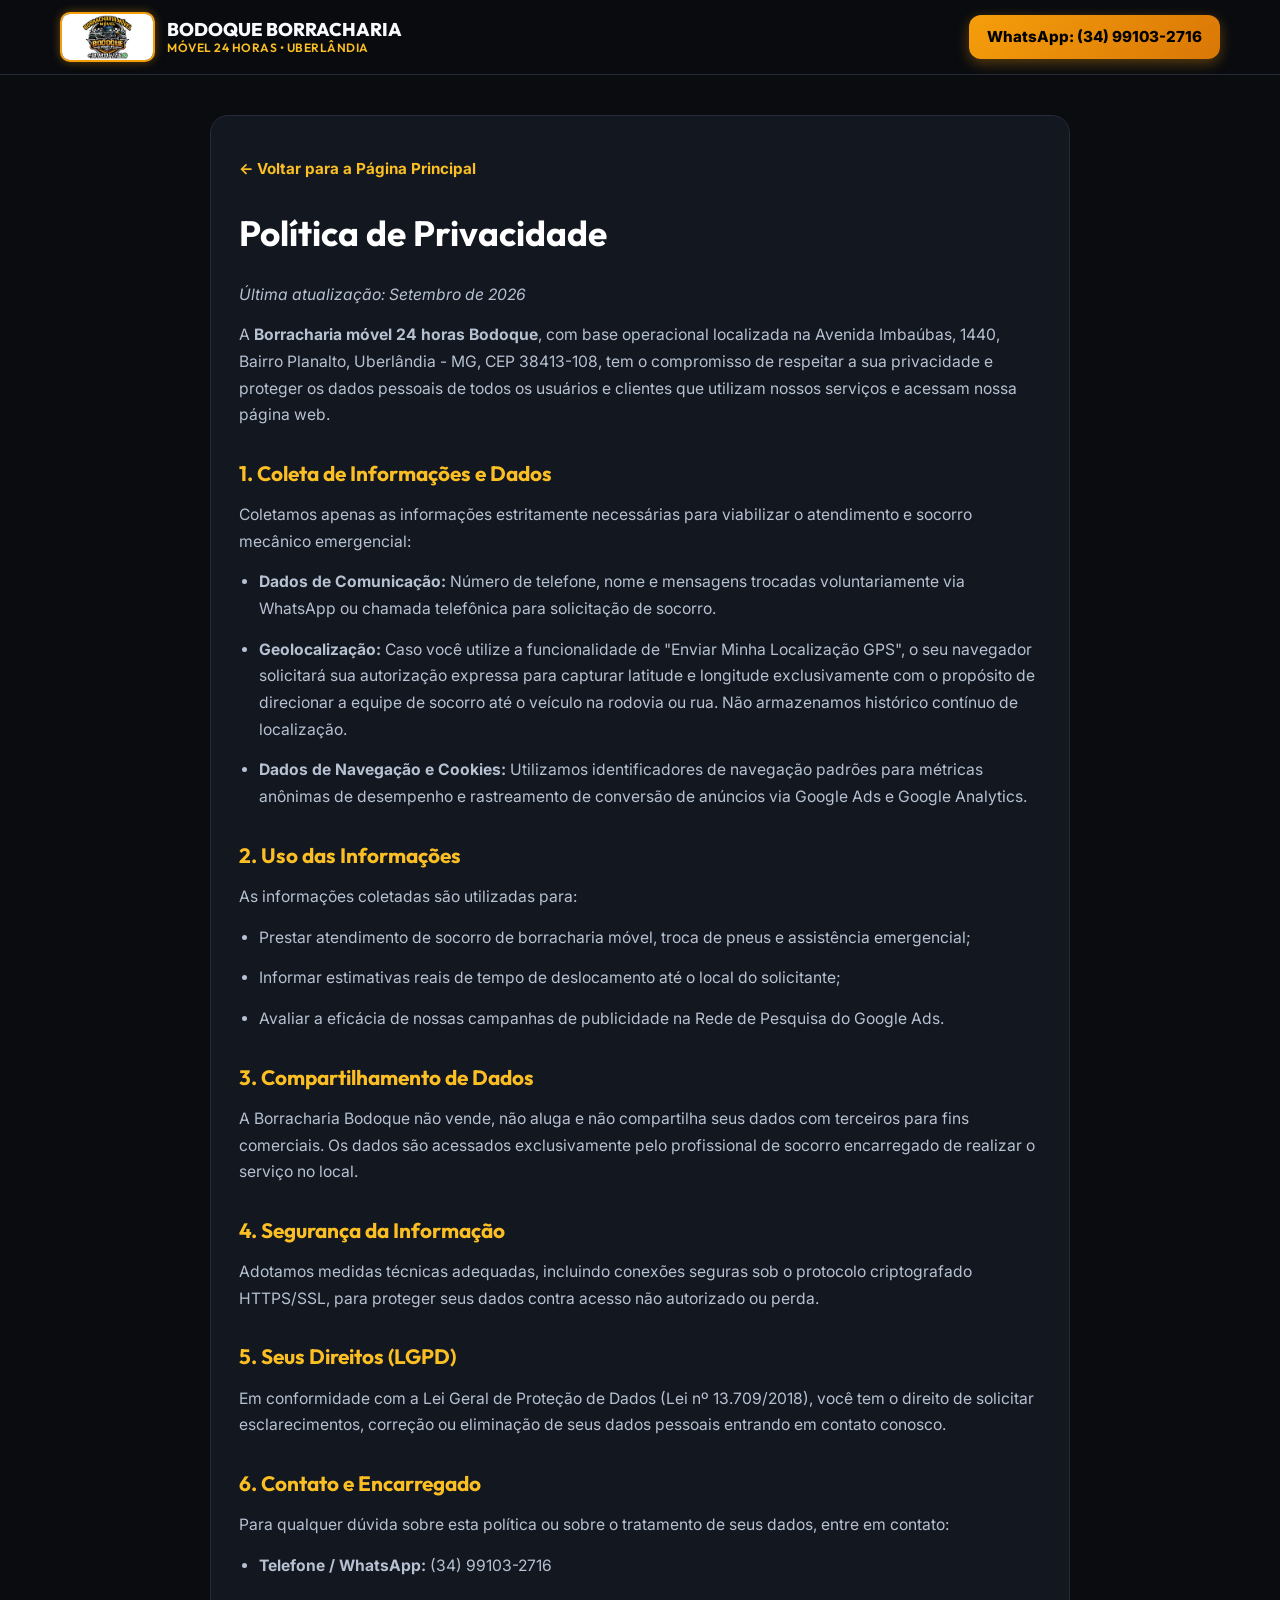
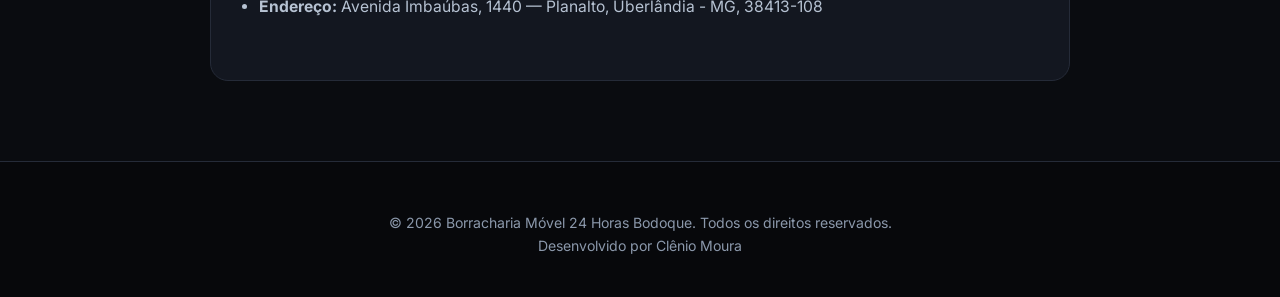
<file: politica-de-privacidade.html>
<!DOCTYPE html>
<html lang="pt-BR">
<head>
  <meta charset="UTF-8">
  <meta name="viewport" content="width=device-width, initial-scale=1.0">
  <title>Política de Privacidade | Borracharia Móvel 24 Horas Bodoque</title>
  <meta name="robots" content="noindex, follow">
  <link rel="preconnect" href="https://fonts.googleapis.com">
  <link rel="preconnect" href="https://fonts.gstatic.com" crossorigin>
  <link href="https://fonts.googleapis.com/css2?family=Inter:wght@400;600;700&family=Outfit:wght@700;800&display=swap" rel="stylesheet">
  <link rel="stylesheet" href="css/style.css">
  <style>
    .policy-wrapper {
      max-width: 860px;
      margin: 40px auto 80px;
      padding: 40px 28px;
      background: var(--bg-card);
      border: 1px solid var(--border-subtle);
      border-radius: var(--radius-lg);
    }
    .policy-wrapper h1 {
      font-family: var(--font-heading);
      font-size: 2.2rem;
      color: #fff;
      margin-bottom: 20px;
    }
    .policy-wrapper h2 {
      font-family: var(--font-heading);
      font-size: 1.3rem;
      color: var(--color-primary-light);
      margin-top: 28px;
      margin-bottom: 12px;
    }
    .policy-wrapper p, .policy-wrapper li {
      color: var(--text-muted);
      line-height: 1.7;
      margin-bottom: 14px;
      font-size: 0.98rem;
    }
    .policy-wrapper ul {
      padding-left: 20px;
      margin-bottom: 20px;
    }
    .back-btn {
      display: inline-flex;
      align-items: center;
      gap: 8px;
      color: var(--color-primary-light);
      font-weight: 700;
      margin-bottom: 24px;
      font-size: 0.95rem;
    }
  </style>
</head>
<body>

  <header class="navbar">
    <div class="container nav-wrapper">
      <a href="index.html" class="brand-logo">
        <img src="assets/logo-oficial.jpg" alt="Logotipo oficial Borracharia Móvel Bodoque Pneus" class="brand-logo-img" width="180" height="91" decoding="async">
        <div class="brand-name">
          Bodoque Borracharia
          <small>Móvel 24 Horas • Uberlândia</small>
        </div>
      </a>
      <a href="https://wa.me/5534991032716?text=Ol%C3%A1%20Bodoque!%20Preciso%20de%20atendimento." target="_blank" rel="noopener" class="nav-phone-cta">
        WhatsApp: (34) 99103-2716
      </a>
    </div>
  </header>

  <main class="container">
    <div class="policy-wrapper">
      <a href="index.html" class="back-btn">← Voltar para a Página Principal</a>
      
      <h1>Política de Privacidade</h1>
      <p><em>Última atualização: Setembro de 2026</em></p>

      <p>
        A <strong>Borracharia móvel 24 horas Bodoque</strong>, com base operacional localizada na Avenida Imbaúbas, 1440, Bairro Planalto, Uberlândia - MG, CEP 38413-108, tem o compromisso de respeitar a sua privacidade e proteger os dados pessoais de todos os usuários e clientes que utilizam nossos serviços e acessam nossa página web.
      </p>

      <h2>1. Coleta de Informações e Dados</h2>
      <p>
        Coletamos apenas as informações estritamente necessárias para viabilizar o atendimento e socorro mecânico emergencial:
      </p>
      <ul>
        <li><strong>Dados de Comunicação:</strong> Número de telefone, nome e mensagens trocadas voluntariamente via WhatsApp ou chamada telefônica para solicitação de socorro.</li>
        <li><strong>Geolocalização:</strong> Caso você utilize a funcionalidade de "Enviar Minha Localização GPS", o seu navegador solicitará sua autorização expressa para capturar latitude e longitude exclusivamente com o propósito de direcionar a equipe de socorro até o veículo na rodovia ou rua. Não armazenamos histórico contínuo de localização.</li>
        <li><strong>Dados de Navegação e Cookies:</strong> Utilizamos identificadores de navegação padrões para métricas anônimas de desempenho e rastreamento de conversão de anúncios via Google Ads e Google Analytics.</li>
      </ul>

      <h2>2. Uso das Informações</h2>
      <p>As informações coletadas são utilizadas para:</p>
      <ul>
        <li>Prestar atendimento de socorro de borracharia móvel, troca de pneus e assistência emergencial;</li>
        <li>Informar estimativas reais de tempo de deslocamento até o local do solicitante;</li>
        <li>Avaliar a eficácia de nossas campanhas de publicidade na Rede de Pesquisa do Google Ads.</li>
      </ul>

      <h2>3. Compartilhamento de Dados</h2>
      <p>
        A Borracharia Bodoque não vende, não aluga e não compartilha seus dados com terceiros para fins comerciais. Os dados são acessados exclusivamente pelo profissional de socorro encarregado de realizar o serviço no local.
      </p>

      <h2>4. Segurança da Informação</h2>
      <p>
        Adotamos medidas técnicas adequadas, incluindo conexões seguras sob o protocolo criptografado HTTPS/SSL, para proteger seus dados contra acesso não autorizado ou perda.
      </p>

      <h2>5. Seus Direitos (LGPD)</h2>
      <p>
        Em conformidade com a Lei Geral de Proteção de Dados (Lei nº 13.709/2018), você tem o direito de solicitar esclarecimentos, correção ou eliminação de seus dados pessoais entrando em contato conosco.
      </p>

      <h2>6. Contato e Encarregado</h2>
      <p>
        Para qualquer dúvida sobre esta política ou sobre o tratamento de seus dados, entre em contato:
      </p>
      <ul>
        <li><strong>Telefone / WhatsApp:</strong> (34) 99103-2716</li>
        <li><strong>Endereço:</strong> Avenida Imbaúbas, 1440 — Planalto, Uberlândia - MG, 38413-108</li>
      </ul>
    </div>
  </main>

  <footer class="footer">
    <div class="container text-center">
      <p>&copy; 2026 Borracharia Móvel 24 Horas Bodoque. Todos os direitos reservados.</p>
      <p>Desenvolvido por Clênio Moura</p>
    </div>
  </footer>

</body>
</html>
</file>
<file: css/style.css>
/* ==========================================================================
   BORRACHARIA MÓVEL 24 HORAS BODOQUE — ESTILO VISUAL DE ALTA CONVERSÃO
   Paleta: Asfalto Noturno, Âmbar Sinalizador, Laranja Fogo e Verde WhatsApp
   ========================================================================== */

:root {
  --bg-main: #0a0c10;
  --bg-card: #131720;
  --bg-card-hover: #1a202c;
  --bg-surface: #171b24;
  --border-subtle: #252b38;
  --border-accent: rgba(245, 158, 11, 0.35);

  --color-primary: #f59e0b; /* Amarelo Âmbar da Marca */
  --color-primary-light: #fbbf24;
  --color-primary-glow: rgba(245, 158, 11, 0.4);
  
  --color-flame: #ea580c; /* Laranja Fogo */
  --color-danger: #ef4444; /* Vermelho Alerta */
  --color-whatsapp: #25d366; /* Verde WhatsApp */
  --color-whatsapp-hover: #1ebe57;
  --color-whatsapp-glow: rgba(37, 211, 102, 0.35);

  --color-google-blue: #4285f4;
  --color-google-star: #fbbc05;

  --text-main: #f8fafc;
  --text-muted: #b6c2d2;
  --text-dim: #8b98ab;
  --text-inverse: #0a0c10;

  --font-heading: 'Outfit', -apple-system, BlinkMacSystemFont, 'Segoe UI', Roboto, sans-serif;
  --font-body: 'Inter', -apple-system, BlinkMacSystemFont, 'Segoe UI', Roboto, sans-serif;

  --radius-sm: 8px;
  --radius-md: 12px;
  --radius-lg: 18px;
  --radius-xl: 26px;
  --radius-full: 9999px;

  --shadow-card: 0 10px 30px -5px rgba(0, 0, 0, 0.6);
  --shadow-glow: 0 0 25px var(--color-primary-glow);
  --shadow-wa: 0 0 25px var(--color-whatsapp-glow);

  --transition-fast: 0.2s ease;
  --transition-normal: 0.3s cubic-bezier(0.16, 1, 0.3, 1);
}

/* Reset e Base */
*, *::before, *::after {
  box-sizing: border-box;
  margin: 0;
  padding: 0;
}

html {
  scroll-behavior: smooth;
  font-size: 16px;
  -webkit-tap-highlight-color: transparent;
}

body {
  font-family: var(--font-body);
  background-color: var(--bg-main);
  color: var(--text-main);
  line-height: 1.6;
  overflow-x: hidden;
  padding-bottom: calc(72px + env(safe-area-inset-bottom, 0px));
}

@media (min-width: 992px) {
  body {
    padding-bottom: 0;
  }
}

img {
  max-width: 100%;
  height: auto;
  display: block;
}

a {
  text-decoration: none;
  color: inherit;
}

button {
  cursor: pointer;
  border: none;
  outline: none;
  font-family: inherit;
}

/* Acessibilidade: skip-link e foco visível */
.skip-link {
  position: absolute;
  left: 16px;
  top: -60px;
  background: var(--color-primary);
  color: #000;
  font-weight: 800;
  padding: 10px 16px;
  border-radius: var(--radius-sm);
  z-index: 2000;
  transition: top var(--transition-fast);
}
.skip-link:focus {
  top: 12px;
}
a:focus-visible,
button:focus-visible {
  outline: 3px solid var(--color-primary-light);
  outline-offset: 3px;
  border-radius: 6px;
}

/* Utilitários de Layout */
.container {
  width: 100%;
  max-width: 1200px;
  margin-left: auto;
  margin-right: auto;
  padding-left: 20px;
  padding-right: 20px;
}

.section-padding {
  padding-top: 60px;
  padding-bottom: 60px;
}

@media (min-width: 768px) {
  .section-padding {
    padding-top: 110px;
    padding-bottom: 110px;
  }
}

.text-center { text-align: center; }
.text-left { text-align: left; }

.section-header {
  margin-bottom: 40px;
}

.section-tag {
  display: inline-flex;
  align-items: center;
  gap: 8px;
  background: rgba(245, 158, 11, 0.12);
  border: 1px solid rgba(245, 158, 11, 0.3);
  color: var(--color-primary-light);
  font-size: 0.85rem;
  font-weight: 700;
  text-transform: uppercase;
  letter-spacing: 1px;
  padding: 6px 14px;
  border-radius: var(--radius-full);
  margin-bottom: 14px;
}

.section-title {
  font-family: var(--font-heading);
  font-size: clamp(1.8rem, 4vw, 2.7rem);
  font-weight: 800;
  line-height: 1.2;
  color: var(--text-main);
  margin-bottom: 16px;
}

.section-title span {
  color: var(--color-primary-light);
  background: linear-gradient(90deg, #fbbf24, #f97316);
  -webkit-background-clip: text;
  background-clip: text;
  -webkit-text-fill-color: transparent;
}

.section-description {
  font-size: clamp(1rem, 2vw, 1.15rem);
  color: var(--text-muted);
  max-width: 680px;
  margin-left: auto;
  margin-right: auto;
}

/* ==========================================================================
   TOP EMERGENCY ANNOUNCEMENT BAR
   ========================================================================== */
.announcement-bar {
  background: linear-gradient(90deg, #b91c1c, #ea580c, #b91c1c);
  background-size: 200% 100%;
  animation: gradientShift 6s ease infinite;
  color: #ffffff;
  font-size: 0.82rem;
  font-weight: 600;
  padding: 8px 16px;
  text-align: center;
  display: flex;
  align-items: center;
  justify-content: center;
  gap: 10px;
  letter-spacing: 0.2px;
  line-height: 1.4;
}
.announcement-full { display: none; }
.announcement-short { display: inline; }
@media (min-width: 768px) {
  .announcement-full { display: inline; }
  .announcement-short { display: none; }
  .announcement-bar { font-size: 0.85rem; font-weight: 700; }
}

@keyframes gradientShift {
  0% { background-position: 0% 50%; }
  50% { background-position: 100% 50%; }
  100% { background-position: 0% 50%; }
}

.live-pulse {
  width: 10px;
  height: 10px;
  background-color: #22c55e;
  border-radius: 50%;
  display: inline-block;
  box-shadow: 0 0 0 0 rgba(34, 197, 94, 0.7);
  animation: pulseGreen 1.6s infinite;
}

@keyframes pulseGreen {
  0% {
    transform: scale(0.95);
    box-shadow: 0 0 0 0 rgba(34, 197, 94, 0.7);
  }
  70% {
    transform: scale(1);
    box-shadow: 0 0 0 8px rgba(34, 197, 94, 0);
  }
  100% {
    transform: scale(0.95);
    box-shadow: 0 0 0 0 rgba(34, 197, 94, 0);
  }
}

/* ==========================================================================
   NAVBAR
   ========================================================================== */
.navbar {
  background: rgba(10, 12, 16, 0.92);
  backdrop-filter: blur(12px);
  -webkit-backdrop-filter: blur(12px);
  border-bottom: 1px solid var(--border-subtle);
  position: sticky;
  top: 0;
  z-index: 100;
  padding: 12px 0;
}

.nav-wrapper {
  display: flex;
  align-items: center;
  justify-content: space-between;
  gap: 12px;
}

.brand-logo {
  display: flex;
  align-items: center;
  gap: 12px;
}

.brand-logo-img {
  width: auto;
  height: 44px;
  border-radius: 10px;
  border: 2px solid var(--color-primary);
  object-fit: cover;
  box-shadow: 0 0 10px rgba(245, 158, 11, 0.4);
  background: #fff;
}
@media (min-width: 480px) {
  .brand-logo-img { height: 50px; }
}

.brand-name {
  font-family: var(--font-heading);
  font-weight: 800;
  font-size: 1rem;
  line-height: 1.1;
  color: var(--text-main);
  text-transform: uppercase;
  white-space: nowrap;
}
@media (min-width: 480px) {
  .brand-name { font-size: 1.15rem; }
}

.brand-name small {
  display: block;
  font-size: 0.75rem;
  font-weight: 600;
  color: var(--color-primary-light);
  letter-spacing: 0.5px;
}

.nav-badges {
  display: none;
  align-items: center;
  gap: 16px;
}

@media (min-width: 768px) {
  .nav-badges {
    display: flex;
  }
}

.status-badge {
  display: inline-flex;
  align-items: center;
  gap: 8px;
  background: rgba(34, 197, 94, 0.12);
  border: 1px solid rgba(34, 197, 94, 0.35);
  color: #4ade80;
  padding: 5px 12px;
  border-radius: var(--radius-full);
  font-size: 0.85rem;
  font-weight: 600;
}

.nav-phone-cta {
  display: inline-flex;
  align-items: center;
  gap: 8px;
  background: linear-gradient(135deg, #f59e0b, #d97706);
  color: #000;
  font-weight: 800;
  font-size: 0.9rem;
  padding: 10px 16px;
  border-radius: var(--radius-md);
  box-shadow: 0 4px 14px rgba(245, 158, 11, 0.35);
  transition: var(--transition-fast);
  white-space: nowrap;
  flex-shrink: 0;
}
.nav-cta-short { display: inline; }
.nav-cta-text { display: none; }
@media (min-width: 640px) {
  .nav-cta-short { display: none; }
  .nav-cta-text { display: inline; }
  .nav-phone-cta { font-size: 0.95rem; padding: 10px 18px; }
}

.nav-phone-cta:hover {
  transform: translateY(-2px);
  box-shadow: 0 6px 20px rgba(245, 158, 11, 0.55);
}

/* ==========================================================================
   HERO SECTION
   ========================================================================== */
.hero {
  position: relative;
  padding-top: 35px;
  padding-bottom: 60px;
  background: radial-gradient(circle at 50% 20%, rgba(245, 158, 11, 0.08), transparent 70%),
              linear-gradient(180deg, var(--bg-main) 0%, #11141b 100%);
  border-bottom: 1px solid var(--border-subtle);
}

.hero-grid {
  display: grid;
  grid-template-columns: 1fr;
  gap: 40px;
  align-items: center;
}

@media (min-width: 992px) {
  .hero-grid {
    grid-template-columns: 1.15fr 0.85fr;
    gap: 50px;
  }
}

.hero-rating-badge {
  display: inline-flex;
  align-items: center;
  gap: 8px;
  background: rgba(23, 27, 36, 0.85);
  border: 1px solid var(--border-subtle);
  padding: 6px 14px;
  border-radius: var(--radius-full);
  margin-bottom: 18px;
  font-size: 0.9rem;
  color: var(--text-muted);
}

.google-icon-svg {
  width: 18px;
  height: 18px;
  vertical-align: middle;
}

.stars {
  color: var(--color-google-star);
  letter-spacing: 2px;
  font-size: 0.95rem;
}

.hero-title {
  font-family: var(--font-heading);
  font-size: clamp(1.75rem, 4.5vw, 3.1rem);
  font-weight: 900;
  line-height: 1.18;
  margin-bottom: 16px;
  letter-spacing: -0.5px;
}

.hero-title .emergency-tag {
  color: #fca5a5;
  background: rgba(239, 68, 68, 0.12);
  border: 1px solid rgba(239, 68, 68, 0.3);
  display: inline-flex;
  align-items: center;
  gap: 6px;
  font-size: 0.72rem;
  font-weight: 700;
  letter-spacing: 1.2px;
  text-transform: uppercase;
  margin-bottom: 12px;
  padding: 5px 12px;
  border-radius: var(--radius-full);
}

.hero-title .brand-gradient {
  background: linear-gradient(135deg, #fcd34d 0%, #f59e0b 50%, #ea580c 100%);
  -webkit-background-clip: text;
  background-clip: text;
  -webkit-text-fill-color: transparent;
}

.hero-subtitle {
  font-size: clamp(1rem, 2vw, 1.15rem);
  color: #cbd5e1;
  margin-bottom: 20px;
  line-height: 1.55;
}
.hero-proof-strip {
  list-style: none;
  display: flex;
  flex-wrap: wrap;
  gap: 8px 20px;
  margin: 0 0 24px;
  padding: 0;
}
.hero-proof-strip li {
  position: relative;
  font-size: 0.9rem;
  color: var(--text-muted);
  padding-left: 16px;
}
.hero-proof-strip li::before {
  content: '';
  position: absolute;
  left: 0;
  top: 8px;
  width: 7px;
  height: 7px;
  border-radius: 50%;
  background: var(--color-whatsapp);
}
.hero-proof-strip strong {
  color: #fff;
}

.hero-subtitle strong {
  color: #fff;
  font-weight: 700;
}

/* Botões de Ação Imediata (Hero CTAs) */
.hero-cta-stack {
  display: flex;
  flex-direction: column;
  gap: 14px;
  margin-bottom: 30px;
}

@media (min-width: 540px) {
  .hero-cta-stack {
    flex-direction: row;
    flex-wrap: wrap;
  }
}

.btn-cta {
  display: inline-flex;
  align-items: center;
  justify-content: center;
  gap: 12px;
  padding: 16px 26px;
  font-family: var(--font-heading);
  font-size: 1.05rem;
  font-weight: 800;
  border-radius: var(--radius-md);
  text-align: center;
  transition: all var(--transition-normal);
  letter-spacing: 0.2px;
  position: relative;
  overflow: hidden;
}

.btn-cta-phone {
  background: linear-gradient(135deg, #f59e0b, #d97706);
  color: #050608;
  box-shadow: 0 4px 20px rgba(245, 158, 11, 0.45);
  animation: pulseGlow 2.5s infinite;
}

.btn-cta-phone:hover {
  transform: translateY(-3px) scale(1.02);
  box-shadow: 0 8px 30px rgba(245, 158, 11, 0.7);
  color: #000;
}

@keyframes pulseGlow {
  0% {
    box-shadow: 0 0 0 0 rgba(245, 158, 11, 0.7);
  }
  70% {
    box-shadow: 0 0 0 14px rgba(245, 158, 11, 0);
  }
  100% {
    box-shadow: 0 0 0 0 rgba(245, 158, 11, 0);
  }
}

.btn-cta-wa {
  background: linear-gradient(135deg, #25d366, #16a34a);
  color: #ffffff;
  box-shadow: 0 4px 20px rgba(37, 211, 102, 0.4);
}

.btn-cta-wa:hover {
  transform: translateY(-3px) scale(1.02);
  box-shadow: 0 8px 30px rgba(37, 211, 102, 0.65);
  color: #ffffff;
}

/* Âncoras direcionadas para Ads e Sitelinks (#socorro e #ligar) */
#socorro,
#ligar {
  scroll-margin-top: 100px;
}

#socorro:target {
  animation: pulseSocorroTarget 2s ease-in-out 3;
}

@keyframes pulseSocorroTarget {
  0% {
    box-shadow: 0 4px 20px rgba(37, 211, 102, 0.4);
    transform: scale(1);
  }
  50% {
    box-shadow: 0 0 0 14px rgba(37, 211, 102, 0.25), 0 8px 30px rgba(37, 211, 102, 0.8);
    transform: scale(1.03);
  }
  100% {
    box-shadow: 0 4px 20px rgba(37, 211, 102, 0.4);
    transform: scale(1);
  }
}

#ligar:target {
  animation: pulseLigarTarget 2s ease-in-out 3;
}

@keyframes pulseLigarTarget {
  0% {
    box-shadow: 0 4px 20px rgba(245, 158, 11, 0.45);
    transform: scale(1);
  }
  50% {
    box-shadow: 0 0 0 14px rgba(245, 158, 11, 0.25), 0 8px 30px rgba(245, 158, 11, 0.8);
    transform: scale(1.03);
  }
  100% {
    box-shadow: 0 4px 20px rgba(245, 158, 11, 0.45);
    transform: scale(1);
  }
}
.btn-cta-call {
  background: linear-gradient(135deg, #f59e0b, #d97706);
  color: #050608;
  box-shadow: 0 4px 20px rgba(245, 158, 11, 0.45);
}
.btn-cta-call:hover {
  transform: translateY(-3px) scale(1.02);
  box-shadow: 0 8px 30px rgba(245, 158, 11, 0.7);
  color: #000;
}
.hero-call-hint {
  font-size: 0.88rem;
  color: var(--text-muted);
  margin: -14px 0 26px;
}
.hero-call-hint a {
  color: var(--color-primary-light);
  font-weight: 700;
  text-decoration: underline;
  text-underline-offset: 3px;
}

/* Botão de GPS — ação secundária sólida */
.btn-gps-emergency {
  width: 100%;
  display: flex;
  align-items: center;
  justify-content: center;
  gap: 10px;
  background: #1a2230;
  border: 1px solid var(--border-accent);
  color: #f1f5f9;
  font-size: 0.95rem;
  font-weight: 700;
  padding: 13px 20px;
  border-radius: var(--radius-md);
  transition: var(--transition-fast);
  text-align: center;
}
.btn-gps-emergency .gps-sub {
  display: block;
  font-size: 0.78rem;
  font-weight: 500;
  color: var(--text-muted);
}
.btn-gps-route {
  margin-top: 4px;
}

.btn-gps-emergency:hover {
  background: rgba(245, 158, 11, 0.15);
  border-color: var(--color-primary-light);
  color: #fbbf24;
}
.btn-gps-emergency:hover .gps-sub {
  color: #fbbf24;
}

.btn-gps-emergency svg {
  color: var(--color-primary);
}

/* Destaques Rápidos Hero */
.hero-features-list {
  display: grid;
  grid-template-columns: repeat(2, 1fr);
  gap: 14px;
  margin-top: 24px;
  border-top: 1px solid var(--border-subtle);
  padding-top: 24px;
}

@media (min-width: 576px) {
  .hero-features-list {
    grid-template-columns: repeat(3, 1fr);
  }
}

.hero-feature-item {
  display: flex;
  align-items: center;
  gap: 10px;
  font-size: 0.9rem;
  color: #cbd5e1;
  font-weight: 500;
}

.hero-feature-icon {
  width: 28px;
  height: 28px;
  border-radius: var(--radius-sm);
  background: rgba(245, 158, 11, 0.15);
  color: var(--color-primary-light);
  display: flex;
  align-items: center;
  justify-content: center;
  flex-shrink: 0;
}

/* Card Visual Hero */
.hero-visual-card {
  position: relative;
  border-radius: var(--radius-lg);
  overflow: hidden;
  border: 1px solid var(--border-accent);
  box-shadow: 0 20px 40px -10px rgba(0, 0, 0, 0.8),
              0 0 35px rgba(245, 158, 11, 0.2);
}

.hero-visual-img {
  width: 100%;
  height: 300px;
  object-fit: cover;
  transition: transform 0.6s ease;
}
@media (min-width: 768px) {
  .hero-visual-img { height: 380px; }
}
@media (min-width: 1200px) {
  .hero-visual-img { height: 440px; }
}

.hero-visual-card:hover .hero-visual-img {
  transform: scale(1.04);
}

.hero-visual-overlay {
  position: absolute;
  bottom: 0;
  left: 0;
  right: 0;
  padding: 24px 20px 18px;
  background: linear-gradient(180deg, transparent 0%, rgba(10, 12, 16, 0.95) 60%);
  display: flex;
  flex-direction: column;
  gap: 8px;
}

.hero-van-tag {
  display: inline-flex;
  align-items: center;
  gap: 6px;
  background: rgba(239, 68, 68, 0.9);
  color: #fff;
  font-size: 0.72rem;
  font-weight: 700;
  padding: 4px 12px;
  border-radius: var(--radius-full);
  align-self: flex-start;
  text-transform: uppercase;
  letter-spacing: 0.8px;
}

.hero-van-caption {
  font-size: 1.05rem;
  font-weight: 700;
  color: #fff;
}

/* ==========================================================================
   PROVA DE AUTENTICIDADE: FOTO REAL DA VAN
   ========================================================================== */
.real-van-section {
  background: linear-gradient(180deg, #11141b 0%, var(--bg-main) 100%);
  border-bottom: 1px solid var(--border-subtle);
}

.real-van-grid {
  display: grid;
  grid-template-columns: 1fr;
  gap: 32px;
  align-items: center;
}

@media (min-width: 900px) {
  .real-van-grid {
    grid-template-columns: 0.95fr 1.05fr;
    gap: 45px;
  }
}

.real-van-photo-wrap {
  position: relative;
  border-radius: var(--radius-lg);
  overflow: hidden;
  border: 2px solid var(--border-accent);
  box-shadow: 0 15px 35px rgba(0, 0, 0, 0.7);
  background: #000;
}

.real-van-photo-wrap img {
  width: 100%;
  height: 280px;
  object-fit: cover;
}
@media (min-width: 768px) {
  .real-van-photo-wrap img { height: 340px; }
}

.verified-stamp {
  position: absolute;
  top: 14px;
  right: 14px;
  background: rgba(13, 17, 23, 0.92);
  backdrop-filter: blur(8px);
  border: 1px solid rgba(245, 158, 11, 0.4);
  color: #fff;
  padding: 8px 14px;
  border-radius: var(--radius-md);
  display: flex;
  align-items: center;
  gap: 8px;
  font-size: 0.82rem;
  font-weight: 700;
}

.verified-stamp svg {
  color: #3b82f6;
}
.van-gallery {
  display: grid;
  grid-template-columns: 1fr 1fr;
  gap: 12px;
  margin-top: 22px;
}
.van-gallery-item {
  margin: 0;
  border-radius: var(--radius-md);
  overflow: hidden;
  border: 1px solid var(--border-subtle);
  background: #000;
}
.van-gallery-item img {
  width: 100%;
  height: 150px;
  object-fit: cover;
}
@media (min-width: 768px) {
  .van-gallery-item img { height: 180px; }
}
.van-gallery-item figcaption {
  font-size: 0.78rem;
  color: var(--text-muted);
  padding: 8px 10px;
  background: var(--bg-card);
}

.real-van-content h3 {
  font-family: var(--font-heading);
  font-size: clamp(1.6rem, 3vw, 2.2rem);
  font-weight: 800;
  line-height: 1.25;
  margin-bottom: 18px;
  color: #fff;
}

.real-van-content p {
  color: var(--text-muted);
  font-size: 1.05rem;
  margin-bottom: 24px;
}

.fleet-badges-row {
  display: flex;
  flex-wrap: wrap;
  gap: 12px;
  margin-bottom: 26px;
}

.fleet-badge {
  background: var(--bg-card);
  border: 1px solid var(--border-subtle);
  padding: 10px 16px;
  border-radius: var(--radius-md);
  display: flex;
  align-items: center;
  gap: 10px;
  font-size: 0.92rem;
  font-weight: 600;
  color: #e2e8f0;
}

.fleet-badge-icon {
  font-size: 1.2rem;
}

/* ==========================================================================
   SERVIÇOS EM DESTAQUE (GRID)
   ========================================================================== */
.services-section {
  background: var(--bg-main);
}

.services-grid {
  display: grid;
  grid-template-columns: 1fr;
  gap: 24px;
}

@media (min-width: 600px) {
  .services-grid {
    grid-template-columns: repeat(2, 1fr);
  }
}

@media (min-width: 1024px) {
  .services-grid {
    grid-template-columns: repeat(3, 1fr);
  }
}

.service-card {
  background: var(--bg-card);
  border: 1px solid var(--border-subtle);
  border-radius: var(--radius-lg);
  padding: 30px 24px;
  transition: all var(--transition-normal);
  display: flex;
  flex-direction: column;
  position: relative;
  overflow: hidden;
}

.service-card::before {
  content: '';
  position: absolute;
  top: 0;
  left: 0;
  right: 0;
  height: 3px;
  background: linear-gradient(90deg, transparent, var(--color-primary), transparent);
  opacity: 0;
  transition: var(--transition-normal);
}

.service-card:hover {
  transform: translateY(-6px);
  border-color: var(--border-accent);
  background: var(--bg-card-hover);
  box-shadow: var(--shadow-card), 0 0 20px rgba(245, 158, 11, 0.15);
}

.service-card:hover::before {
  opacity: 1;
}

.service-icon-wrap {
  width: 58px;
  height: 58px;
  border-radius: var(--radius-md);
  background: rgba(245, 158, 11, 0.12);
  border: 1px solid rgba(245, 158, 11, 0.25);
  color: var(--color-primary-light);
  display: flex;
  align-items: center;
  justify-content: center;
  font-size: 1.6rem;
  margin-bottom: 20px;
}

.service-card h4 {
  font-family: var(--font-heading);
  font-size: 1.35rem;
  font-weight: 800;
  color: #fff;
  margin-bottom: 12px;
}

.service-card p {
  color: var(--text-muted);
  font-size: 0.95rem;
  line-height: 1.55;
  margin-bottom: 20px;
  flex-grow: 1;
}

.service-checklist {
  list-style: none;
  border-top: 1px solid var(--border-subtle);
  padding-top: 14px;
  margin-bottom: 20px;
}

.service-checklist li {
  font-size: 0.88rem;
  color: #cbd5e1;
  display: flex;
  align-items: center;
  gap: 8px;
  margin-bottom: 8px;
}

.service-checklist li svg {
  color: var(--color-primary-light);
  flex-shrink: 0;
}

.service-action-btn {
  display: inline-flex;
  align-items: center;
  justify-content: space-between;
  width: 100%;
  padding: 12px 16px;
  border-radius: var(--radius-sm);
  background: rgba(255, 255, 255, 0.05);
  border: 1px solid var(--border-subtle);
  color: var(--color-primary-light);
  font-size: 0.9rem;
  font-weight: 700;
  transition: var(--transition-fast);
}

.service-card:hover .service-action-btn {
  background: var(--color-whatsapp);
  color: #fff;
  border-color: var(--color-whatsapp);
}
.service-card-highlight {
  border-color: var(--border-accent);
  background: linear-gradient(180deg, #1a1620 0%, var(--bg-card) 100%);
}

/* ==========================================================================
   LINHA PESADA / CAMINHÕES (DESTAQUE ESPECIAL)
   ========================================================================== */
.heavy-truck-banner {
  margin-top: 40px;
  background: linear-gradient(135deg, #1c2230 0%, #11151e 100%);
  border: 1px solid var(--border-accent);
  border-radius: var(--radius-lg);
  overflow: hidden;
  box-shadow: var(--shadow-card);
}

.heavy-truck-grid {
  display: grid;
  grid-template-columns: 1fr;
}

@media (min-width: 900px) {
  .heavy-truck-grid {
    grid-template-columns: 1fr 1fr;
  }
}

.heavy-truck-img-wrap {
  height: 320px;
  position: relative;
}

@media (min-width: 900px) {
  .heavy-truck-img-wrap {
    height: 100%;
    min-height: 360px;
  }
}

.heavy-truck-img-wrap img {
  width: 100%;
  height: 100%;
  object-fit: cover;
}

.heavy-truck-body {
  padding: 35px 28px;
  display: flex;
  flex-direction: column;
  justify-content: center;
}

@media (min-width: 768px) {
  .heavy-truck-body {
    padding: 45px 40px;
  }
}

.heavy-badge {
  display: inline-flex;
  align-items: center;
  gap: 8px;
  background: rgba(239, 68, 68, 0.15);
  border: 1px solid rgba(239, 68, 68, 0.35);
  color: #fca5a5;
  font-size: 0.76rem;
  font-weight: 700;
  text-transform: uppercase;
  letter-spacing: 0.8px;
  padding: 5px 12px;
  border-radius: var(--radius-full);
  margin-bottom: 16px;
  align-self: flex-start;
}

.heavy-truck-body h3 {
  font-family: var(--font-heading);
  font-size: clamp(1.6rem, 3vw, 2.2rem);
  font-weight: 800;
  color: #fff;
  margin-bottom: 14px;
}

.heavy-truck-body p {
  color: var(--text-muted);
  font-size: 1.02rem;
  margin-bottom: 24px;
}

.heavy-features-list {
  display: grid;
  grid-template-columns: repeat(2, 1fr);
  gap: 12px;
  margin-bottom: 30px;
}

.heavy-feature {
  display: flex;
  align-items: center;
  gap: 8px;
  color: #e2e8f0;
  font-size: 0.9rem;
  font-weight: 600;
}
.heavy-feature svg {
  color: var(--color-whatsapp);
  flex-shrink: 0;
}

/* ==========================================================================
   COMO FUNCIONA (PASSO A PASSO)
   ========================================================================== */
.how-it-works-section {
  background: #0f1218;
  border-top: 1px solid var(--border-subtle);
  border-bottom: 1px solid var(--border-subtle);
}

.steps-grid {
  display: grid;
  grid-template-columns: 1fr;
  gap: 24px;
  position: relative;
}

@media (min-width: 768px) {
  .steps-grid {
    grid-template-columns: repeat(3, 1fr);
  }
}

.step-card {
  background: var(--bg-card);
  border: 1px solid var(--border-subtle);
  border-radius: var(--radius-lg);
  padding: 34px 24px 30px;
  position: relative;
  text-align: center;
  display: flex;
  flex-direction: column;
  align-items: center;
}

.step-number {
  position: absolute;
  top: 14px;
  left: 16px;
  background: rgba(245, 158, 11, 0.14);
  border: 1px solid rgba(245, 158, 11, 0.35);
  color: var(--color-primary-light);
  font-family: var(--font-heading);
  font-weight: 800;
  font-size: 0.85rem;
  width: 30px;
  height: 30px;
  border-radius: 50%;
  display: flex;
  align-items: center;
  justify-content: center;
}

.step-icon {
  color: var(--color-primary-light);
  background: rgba(245, 158, 11, 0.1);
  width: 56px;
  height: 56px;
  border-radius: var(--radius-md);
  display: flex;
  align-items: center;
  justify-content: center;
  margin-bottom: 16px;
}

.step-card h4 {
  font-family: var(--font-heading);
  font-size: 1.25rem;
  font-weight: 700;
  margin-bottom: 10px;
  color: #fff;
}

.step-card p {
  color: var(--text-muted);
  font-size: 0.92rem;
  line-height: 1.5;
}

/* ==========================================================================
   PROVAS SOCIAIS & AVALIAÇÕES GOOGLE (DO PERFIL REAL)
   ========================================================================== */
.reviews-section {
  background: var(--bg-main);
}

.google-summary-card {
  background: var(--bg-card);
  border: 1px solid var(--border-accent);
  border-radius: var(--radius-lg);
  padding: 24px;
  display: flex;
  flex-wrap: wrap;
  align-items: center;
  justify-content: space-between;
  gap: 20px;
  margin-bottom: 40px;
  box-shadow: var(--shadow-card);
}

.google-summary-left {
  display: flex;
  align-items: center;
  gap: 18px;
}

.google-badge-big {
  font-size: 3rem;
  font-weight: 900;
  font-family: var(--font-heading);
  color: #fff;
  line-height: 1;
}

.google-summary-info h4 {
  font-size: 1.2rem;
  font-weight: 700;
  color: #fff;
  margin-bottom: 4px;
}

.google-summary-info p {
  color: var(--text-muted);
  font-size: 0.9rem;
}
.google-profile-link {
  display: inline-block;
  margin-top: 6px;
  font-size: 0.88rem;
  font-weight: 700;
  color: var(--color-primary-light);
  text-decoration: underline;
  text-underline-offset: 3px;
}
.google-profile-link:hover {
  color: #fcd34d;
}

.reviews-grid {
  display: grid;
  grid-template-columns: 1fr;
  gap: 20px;
}

@media (min-width: 768px) {
  .reviews-grid {
    grid-template-columns: repeat(3, 1fr);
  }
}

.review-card {
  background: var(--bg-card);
  border: 1px solid var(--border-subtle);
  border-radius: var(--radius-md);
  padding: 24px;
  display: flex;
  flex-direction: column;
  justify-content: space-between;
  position: relative;
}

.review-card::before {
  content: '“';
  position: absolute;
  top: 10px;
  right: 18px;
  font-family: Georgia, serif;
  font-size: 3.5rem;
  color: rgba(255, 255, 255, 0.06);
  line-height: 1;
}

.review-stars {
  color: var(--color-google-star);
  font-size: 1.05rem;
  letter-spacing: 2px;
  margin-bottom: 12px;
}

.review-text {
  color: #e2e8f0;
  font-size: 0.98rem;
  line-height: 1.55;
  font-style: italic;
  margin-bottom: 20px;
}

.reviewer-meta {
  display: flex;
  align-items: center;
  gap: 12px;
  border-top: 1px solid var(--border-subtle);
  padding-top: 14px;
}

.reviewer-avatar {
  width: 40px;
  height: 40px;
  border-radius: 50%;
  background: #334155;
  color: #fff;
  display: flex;
  align-items: center;
  justify-content: center;
  font-weight: 700;
  font-size: 0.9rem;
  border: 2px solid var(--color-primary);
}

.reviewer-info h5 {
  font-size: 0.95rem;
  font-weight: 700;
  color: #fff;
}

.reviewer-info small {
  color: var(--text-dim);
  font-size: 0.8rem;
}

/* ==========================================================================
   COBERTURA, LOCALIZAÇÃO & FORMAS DE PAGAMENTO
   ========================================================================== */
.location-section {
  background: #0f1218;
  border-top: 1px solid var(--border-subtle);
}

.location-grid {
  display: grid;
  grid-template-columns: 1fr;
  gap: 35px;
}

@media (min-width: 900px) {
  .location-grid {
    grid-template-columns: 1fr 1fr;
  }
}

.location-card {
  background: var(--bg-card);
  border: 1px solid var(--border-subtle);
  border-radius: var(--radius-lg);
  padding: 32px 28px;
}

.location-card h3 {
  font-family: var(--font-heading);
  font-size: 1.5rem;
  font-weight: 800;
  color: #fff;
  margin-bottom: 16px;
  display: flex;
  align-items: center;
  gap: 10px;
}

.location-card p {
  color: var(--text-muted);
  font-size: 0.98rem;
  margin-bottom: 20px;
  line-height: 1.6;
}

.coverage-group {
  margin-bottom: 18px;
}
.coverage-group:last-of-type {
  margin-bottom: 24px;
}
.coverage-group-title {
  font-size: 0.8rem;
  font-weight: 700;
  text-transform: uppercase;
  letter-spacing: 1px;
  color: var(--text-dim);
  margin-bottom: 10px;
}
.coverage-tags {
  display: flex;
  flex-wrap: wrap;
  gap: 8px;
}

.coverage-tag {
  background: rgba(255, 255, 255, 0.05);
  border: 1px solid var(--border-subtle);
  padding: 6px 12px;
  border-radius: var(--radius-sm);
  font-size: 0.82rem;
  color: #cbd5e1;
  font-weight: 500;
}

.coverage-tag.highlight {
  background: rgba(245, 158, 11, 0.15);
  border-color: var(--border-accent);
  color: var(--color-primary-light);
  font-weight: 700;
}

.address-box {
  background: rgba(0, 0, 0, 0.35);
  border-left: 3px solid var(--color-primary);
  padding: 14px 18px;
  border-radius: 0 var(--radius-sm) var(--radius-sm) 0;
  margin-bottom: 20px;
}

.address-box strong {
  display: block;
  color: #fff;
  font-size: 1rem;
  margin-bottom: 4px;
}

.address-box span {
  color: var(--text-muted);
  font-size: 0.88rem;
}

/* Pagamentos */
.payment-grid {
  display: grid;
  grid-template-columns: repeat(2, 1fr);
  gap: 12px;
  margin-top: 20px;
}

@media (min-width: 500px) {
  .payment-grid {
    grid-template-columns: repeat(2, 1fr);
  }
}

.payment-card-mini {
  background: rgba(255, 255, 255, 0.03);
  border: 1px solid var(--border-subtle);
  border-radius: var(--radius-md);
  padding: 14px;
  display: flex;
  align-items: center;
  gap: 12px;
}

.payment-icon {
  font-size: 1.5rem;
  color: var(--color-primary-light);
}

.payment-card-mini strong {
  display: block;
  font-size: 0.92rem;
  color: #fff;
}

.payment-card-mini small {
  color: var(--text-dim);
  font-size: 0.78rem;
}
.accessibility-note {
  margin-top: 25px;
  padding: 14px 16px;
  background: rgba(34, 197, 94, 0.08);
  border: 1px solid rgba(34, 197, 94, 0.3);
  border-radius: var(--radius-md);
  display: flex;
  align-items: center;
  gap: 12px;
  font-size: 0.88rem;
  color: #bbf7d0;
}
.accessibility-icon {
  color: #4ade80;
  flex-shrink: 0;
  display: flex;
}
.footer-address {
  font-style: normal;
  color: var(--text-muted);
  font-size: 0.88rem;
  line-height: 1.6;
}
.footer-hours {
  margin-top: 10px;
  font-size: 0.82rem;
  color: var(--text-dim);
  line-height: 1.5;
}

/* ==========================================================================
   FAQ ACCORDION (SEO E QUALITY SCORE GOOGLE ADS)
   ========================================================================== */
.faq-section {
  background: var(--bg-main);
}

.faq-accordion {
  max-width: 800px;
  margin: 0 auto;
  display: flex;
  flex-direction: column;
  gap: 14px;
}

.faq-item {
  background: var(--bg-card);
  border: 1px solid var(--border-subtle);
  border-radius: var(--radius-md);
  overflow: hidden;
  transition: var(--transition-fast);
}

.faq-item:hover {
  border-color: rgba(245, 158, 11, 0.3);
}

.faq-question {
  width: 100%;
  background: transparent;
  padding: 18px 22px;
  text-align: left;
  display: flex;
  align-items: center;
  justify-content: space-between;
  color: #fff;
  font-family: var(--font-heading);
  font-size: 1.05rem;
  font-weight: 700;
  gap: 14px;
}

.faq-icon-arrow {
  width: 20px;
  height: 20px;
  color: var(--color-primary-light);
  transition: transform var(--transition-fast);
  flex-shrink: 0;
}

.faq-item.active .faq-icon-arrow {
  transform: rotate(180deg);
}

.faq-answer {
  max-height: 0;
  overflow: hidden;
  transition: max-height 0.3s ease, padding 0.3s ease;
  padding: 0 22px;
  color: var(--text-muted);
  font-size: 0.95rem;
  line-height: 1.6;
}

.faq-item.active .faq-answer {
  max-height: 250px;
  padding-bottom: 20px;
}

/* ==========================================================================
   FOOTER
   ========================================================================== */
.footer {
  background: #07080b;
  border-top: 1px solid var(--border-subtle);
  padding-top: 50px;
  padding-bottom: 40px;
  color: var(--text-dim);
  font-size: 0.88rem;
}

.footer-grid {
  display: grid;
  grid-template-columns: 1fr;
  gap: 30px;
  margin-bottom: 35px;
}

@media (min-width: 768px) {
  .footer-grid {
    grid-template-columns: 1.5fr 1fr 1fr;
  }
}

.footer-brand h4 {
  font-family: var(--font-heading);
  font-size: 1.25rem;
  font-weight: 800;
  color: #fff;
  margin-bottom: 10px;
}

.footer-brand p {
  color: var(--text-muted);
  font-size: 0.9rem;
  line-height: 1.5;
  margin-bottom: 16px;
}

.footer-title {
  color: #fff;
  font-weight: 700;
  font-size: 0.98rem;
  margin-bottom: 14px;
}

.footer-links {
  list-style: none;
  display: flex;
  flex-direction: column;
  gap: 10px;
}

.footer-links li a {
  color: var(--text-muted);
  transition: var(--transition-fast);
}

.footer-links li a:hover {
  color: var(--color-primary-light);
}

.footer-bottom {
  border-top: 1px solid rgba(255, 255, 255, 0.06);
  padding-top: 25px;
  display: flex;
  flex-direction: column;
  gap: 12px;
  align-items: center;
  justify-content: space-between;
  text-align: center;
}

@media (min-width: 768px) {
  .footer-bottom {
    flex-direction: row;
    text-align: left;
  }
}

/* ==========================================================================
   STICKY BOTTOM BAR (MOBILE ONLY — ULTRA ALTA CONVERSÃO)
   ========================================================================== */
.mobile-sticky-bar {
  position: fixed;
  bottom: 0;
  left: 0;
  right: 0;
  background: rgba(10, 12, 16, 0.97);
  backdrop-filter: blur(12px);
  -webkit-backdrop-filter: blur(12px);
  border-top: 1px solid rgba(245, 158, 11, 0.35);
  padding: 10px 14px calc(10px + env(safe-area-inset-bottom, 0px));
  display: flex;
  gap: 10px;
  align-items: stretch;
  z-index: 999;
  box-shadow: 0 -4px 20px rgba(0, 0, 0, 0.7);
}
.mobile-sticky-bar.is-hidden {
  display: none;
}
body.sticky-dismissed {
  padding-bottom: 0;
}
.mobile-sticky-close {
  flex-shrink: 0;
  width: 44px;
  border-radius: var(--radius-md);
  background: rgba(255, 255, 255, 0.06);
  border: 1px solid var(--border-subtle);
  color: var(--text-muted);
  font-size: 1rem;
  font-weight: 700;
}
.mobile-sticky-close:hover {
  color: #fff;
  border-color: var(--color-primary);
}

/* ==========================================================================
   MODO PÂNICO — FAB + OVERLAY DE ALTO CONTRASTE
   ========================================================================== */
.panic-fab {
  position: fixed;
  right: 16px;
  bottom: calc(96px + env(safe-area-inset-bottom, 0px));
  z-index: 1000;
  width: 68px;
  height: 68px;
  border-radius: 50%;
  background: radial-gradient(circle at 50% 35%, #f87171, #b91c1c);
  border: 3px solid #fff;
  color: #fff;
  font-family: var(--font-heading);
  font-weight: 900;
  font-size: 1.1rem;
  box-shadow: 0 0 0 0 rgba(239, 68, 68, 0.7), 0 10px 30px rgba(0, 0, 0, 0.6);
  animation: panicPulse 1.8s infinite;
  display: flex;
  align-items: center;
  justify-content: center;
}
@media (min-width: 992px) {
  .panic-fab { bottom: 28px; right: 28px; }
}
@keyframes panicPulse {
  0% { box-shadow: 0 0 0 0 rgba(239, 68, 68, 0.7), 0 10px 30px rgba(0, 0, 0, 0.6); }
  70% { box-shadow: 0 0 0 16px rgba(239, 68, 68, 0), 0 10px 30px rgba(0, 0, 0, 0.6); }
  100% { box-shadow: 0 0 0 0 rgba(239, 68, 68, 0), 0 10px 30px rgba(0, 0, 0, 0.6); }
}
.panic-overlay {
  position: fixed;
  inset: 0;
  z-index: 2000;
  background: rgba(5, 5, 8, 0.96);
  display: flex;
  align-items: center;
  justify-content: center;
  padding: 20px;
}
.panic-overlay[hidden] { display: none; }
.panic-card {
  width: 100%;
  max-width: 440px;
  background: #0d0f14;
  border: 2px solid #ef4444;
  border-radius: var(--radius-lg);
  padding: 30px 24px;
  text-align: center;
  box-shadow: 0 0 60px rgba(239, 68, 68, 0.35);
}
.panic-kicker {
  font-size: 0.75rem;
  font-weight: 700;
  text-transform: uppercase;
  letter-spacing: 1.2px;
  color: #fca5a5;
  margin-bottom: 10px;
}
.panic-card h2 {
  font-family: var(--font-heading);
  font-size: 1.7rem;
  font-weight: 900;
  color: #fff;
  margin-bottom: 10px;
  line-height: 1.25;
}
.panic-sub {
  color: #e2e8f0;
  font-size: 0.98rem;
  margin-bottom: 22px;
}
.panic-btn {
  display: flex;
  flex-direction: column;
  align-items: center;
  gap: 4px;
  width: 100%;
  padding: 18px;
  border-radius: var(--radius-md);
  font-family: var(--font-heading);
  font-size: 1.25rem;
  font-weight: 900;
  margin-bottom: 12px;
}
.panic-btn small {
  font-size: 0.85rem;
  font-weight: 600;
  font-family: var(--font-body);
}
.panic-btn-call {
  background: linear-gradient(135deg, #22c55e, #15803d);
  color: #fff;
}
.panic-btn-gps {
  background: #fff;
  color: #0a0c10;
}
.panic-btn-gps small { color: #475569; }
.panic-close {
  background: transparent;
  color: var(--text-muted);
  font-size: 0.92rem;
  font-weight: 600;
  text-decoration: underline;
  text-underline-offset: 3px;
  padding: 10px;
  margin-top: 4px;
}
.panic-close:hover { color: #fff; }

/* ==========================================================================
   WIZARD DE DIAGNÓSTICO — 3 TOQUES
   ========================================================================== */
.wizard-section {
  background:
    radial-gradient(circle at 50% 0%, rgba(245, 158, 11, 0.05), transparent 60%),
    var(--bg-main);
}
.wizard-card {
  max-width: 720px;
  margin: 0 auto;
  background: var(--bg-card);
  border: 1px solid var(--border-accent);
  border-radius: var(--radius-lg);
  padding: 28px 24px;
  box-shadow: var(--shadow-card);
}
@media (min-width: 768px) {
  .wizard-card { padding: 36px 40px; }
}
.wizard-progress {
  list-style: none;
  display: flex;
  gap: 8px;
  margin: 0 0 24px;
  padding: 0;
}
.wizard-progress li {
  flex: 1;
  display: flex;
  align-items: center;
  gap: 8px;
  font-size: 0.8rem;
  font-weight: 700;
  text-transform: uppercase;
  letter-spacing: 0.6px;
  color: var(--text-dim);
  border-bottom: 3px solid var(--border-subtle);
  padding-bottom: 10px;
}
.wizard-progress li span {
  width: 26px;
  height: 26px;
  border-radius: 50%;
  background: rgba(255, 255, 255, 0.06);
  border: 1px solid var(--border-subtle);
  display: inline-flex;
  align-items: center;
  justify-content: center;
  font-size: 0.8rem;
  flex-shrink: 0;
}
.wizard-progress li.is-active {
  color: var(--color-primary-light);
  border-bottom-color: var(--color-primary);
}
.wizard-progress li.is-active span {
  background: var(--color-primary);
  border-color: var(--color-primary);
  color: #000;
}
.wizard-progress li.is-done {
  color: #4ade80;
  border-bottom-color: #22c55e;
}
.wizard-progress li.is-done span {
  background: #22c55e;
  border-color: #22c55e;
  color: #fff;
}
.wizard-question {
  font-family: var(--font-heading);
  font-size: 1.35rem;
  font-weight: 800;
  color: #fff;
  margin-bottom: 18px;
}
.wizard-options {
  display: grid;
  grid-template-columns: 1fr;
  gap: 10px;
}
@media (min-width: 560px) {
  .wizard-options { grid-template-columns: 1fr 1fr; }
}
.wizard-option {
  display: flex;
  align-items: center;
  gap: 12px;
  text-align: left;
  background: rgba(255, 255, 255, 0.04);
  border: 1px solid var(--border-subtle);
  color: #f1f5f9;
  font-size: 1rem;
  font-weight: 600;
  padding: 16px;
  border-radius: var(--radius-md);
  transition: var(--transition-fast);
}
.wizard-option:hover {
  border-color: var(--color-primary);
  background: rgba(245, 158, 11, 0.1);
}
.wizard-option svg { color: var(--color-primary-light); flex-shrink: 0; }
.wizard-back {
  background: transparent;
  border: none;
  color: var(--text-muted);
  font-size: 0.9rem;
  font-weight: 600;
  margin-top: 18px;
  text-decoration: underline;
  text-underline-offset: 3px;
  padding: 6px 2px;
}
.wizard-back:hover { color: #fff; }
.wizard-summary {
  background: rgba(0, 0, 0, 0.35);
  border: 1px solid var(--border-subtle);
  border-left: 3px solid var(--color-whatsapp);
  border-radius: 0 var(--radius-md) var(--radius-md) 0;
  padding: 16px 18px;
  margin-bottom: 20px;
  font-size: 0.98rem;
  color: #e2e8f0;
  line-height: 1.7;
}
.wizard-summary strong { color: #fff; }
.wizard-result-actions {
  display: flex;
  flex-direction: column;
  gap: 10px;
}
@media (min-width: 560px) {
  .wizard-result-actions { flex-direction: row; }
  .wizard-result-actions .btn-cta { flex: 1; }
}
.wizard-tip {
  margin-top: 16px;
  font-size: 0.85rem;
  color: var(--text-dim);
}
.wizard-fallback { color: var(--text-muted); }

/* ==========================================================================
   TRANSPARÊNCIA RADICAL — ETA + PREÇO + PLANTÃO
   ========================================================================== */
.transparency-section {
  background: linear-gradient(180deg, #10131a 0%, #0c0e13 100%);
  border-top: 1px solid var(--border-subtle);
  border-bottom: 1px solid var(--border-subtle);
}
.transparency-grid {
  display: grid;
  grid-template-columns: 1fr;
  gap: 20px;
  margin-bottom: 20px;
}
.transparency-grid:last-child { margin-bottom: 0; }
@media (min-width: 900px) {
  .transparency-grid { grid-template-columns: 1fr 1fr; }
}
.transparency-card {
  background: var(--bg-card);
  border: 1px solid var(--border-subtle);
  border-radius: var(--radius-lg);
  padding: 28px 24px;
}
.transparency-card h3 {
  font-family: var(--font-heading);
  font-size: 1.25rem;
  font-weight: 800;
  color: #fff;
  margin-bottom: 12px;
  display: flex;
  align-items: center;
  gap: 10px;
}
.transparency-card h3 svg { color: var(--color-primary-light); }
.transparency-card > p {
  color: var(--text-muted);
  font-size: 0.95rem;
  margin-bottom: 18px;
}
.eta-result {
  margin-top: 16px;
  background: rgba(0, 0, 0, 0.35);
  border: 1px solid var(--border-subtle);
  border-left: 3px solid var(--color-primary);
  border-radius: 0 var(--radius-md) var(--radius-md) 0;
  padding: 14px 16px;
  font-size: 0.95rem;
  color: #e2e8f0;
}
.eta-result strong { color: #fff; }
.price-fields {
  display: grid;
  grid-template-columns: 1fr;
  gap: 12px;
  margin-bottom: 16px;
}
@media (min-width: 560px) {
  .price-fields { grid-template-columns: 1fr 1fr 1fr; }
}
.price-fields label {
  display: flex;
  flex-direction: column;
  gap: 6px;
  font-size: 0.8rem;
  font-weight: 700;
  text-transform: uppercase;
  letter-spacing: 0.6px;
  color: var(--text-dim);
}
.price-fields select {
  background: #0d1117;
  border: 1px solid var(--border-subtle);
  color: #f1f5f9;
  font-size: 0.95rem;
  font-weight: 600;
  padding: 12px;
  border-radius: var(--radius-md);
  font-family: inherit;
}
.price-fields select:focus-visible {
  outline: 3px solid var(--color-primary-light);
  outline-offset: 2px;
}
.price-result {
  font-size: 1.15rem !important;
  color: #fff !important;
  font-weight: 800;
  margin-bottom: 8px !important;
}
.price-result strong { color: var(--color-primary-light); }
.price-note {
  font-size: 0.82rem !important;
  color: var(--text-dim) !important;
  margin-bottom: 0 !important;
}
.live-card h3 .live-pulse { flex-shrink: 0; }
.live-item {
  font-size: 1.02rem !important;
  color: #e2e8f0 !important;
  background: rgba(34, 197, 94, 0.08);
  border: 1px solid rgba(34, 197, 94, 0.25);
  border-radius: var(--radius-md);
  padding: 14px 16px;
  transition: opacity 0.3s ease;
}
.live-note {
  font-size: 0.82rem !important;
  color: var(--text-dim) !important;
  margin-bottom: 0 !important;
  margin-top: 10px;
}
.crew-row {
  display: flex;
  align-items: center;
  gap: 14px;
  margin-bottom: 14px;
}
.crew-avatar {
  width: 52px;
  height: 52px;
  border-radius: 50%;
  background: linear-gradient(135deg, #f59e0b, #d97706);
  color: #000;
  font-family: var(--font-heading);
  font-weight: 900;
  font-size: 1.4rem;
  display: flex;
  align-items: center;
  justify-content: center;
  flex-shrink: 0;
}
.crew-row strong { display: block; color: #fff; font-size: 1.02rem; }
.crew-row small { color: var(--text-muted); font-size: 0.85rem; line-height: 1.5; }
.crew-note {
  font-size: 0.9rem !important;
  margin-bottom: 0 !important;
}

@media (min-width: 992px) {
  .mobile-sticky-bar {
    display: none;
  }
}

.mobile-sticky-btn {
  flex: 1;
  display: flex;
  align-items: center;
  justify-content: center;
  gap: 8px;
  padding: 12px 10px;
  border-radius: var(--radius-md);
  font-family: var(--font-heading);
  font-size: 0.92rem;
  font-weight: 800;
  text-align: center;
}

.mobile-sticky-phone {
  background: linear-gradient(135deg, #f59e0b, #d97706);
  color: #000;
  box-shadow: 0 0 12px rgba(245, 158, 11, 0.4);
}

.mobile-sticky-wa {
  background: linear-gradient(135deg, #25d366, #15803d);
  color: #fff;
  box-shadow: 0 0 12px rgba(37, 211, 102, 0.4);
}

/* Ritmo visual: alternância sutil entre seções */
.services-section,
.reviews-section,
.faq-section {
  background:
    radial-gradient(circle at 50% 0%, rgba(245, 158, 11, 0.05), transparent 60%),
    var(--bg-main);
}
.real-van-section,
.location-section,
.how-it-works-section {
  background: linear-gradient(180deg, #10131a 0%, #0c0e13 100%);
}

/* Respeito a quem prefere menos movimento */
@media (prefers-reduced-motion: reduce) {
  html { scroll-behavior: auto; }
  *,
  *::before,
  *::after {
    animation-duration: 0.01ms !important;
    animation-iteration-count: 1 !important;
    transition-duration: 0.01ms !important;
  }
  .hero-visual-card:hover .hero-visual-img { transform: none; }
  .service-card:hover { transform: none; }
  .btn-cta-phone:hover,
  .btn-cta-wa:hover { transform: none; }
}
</file>
